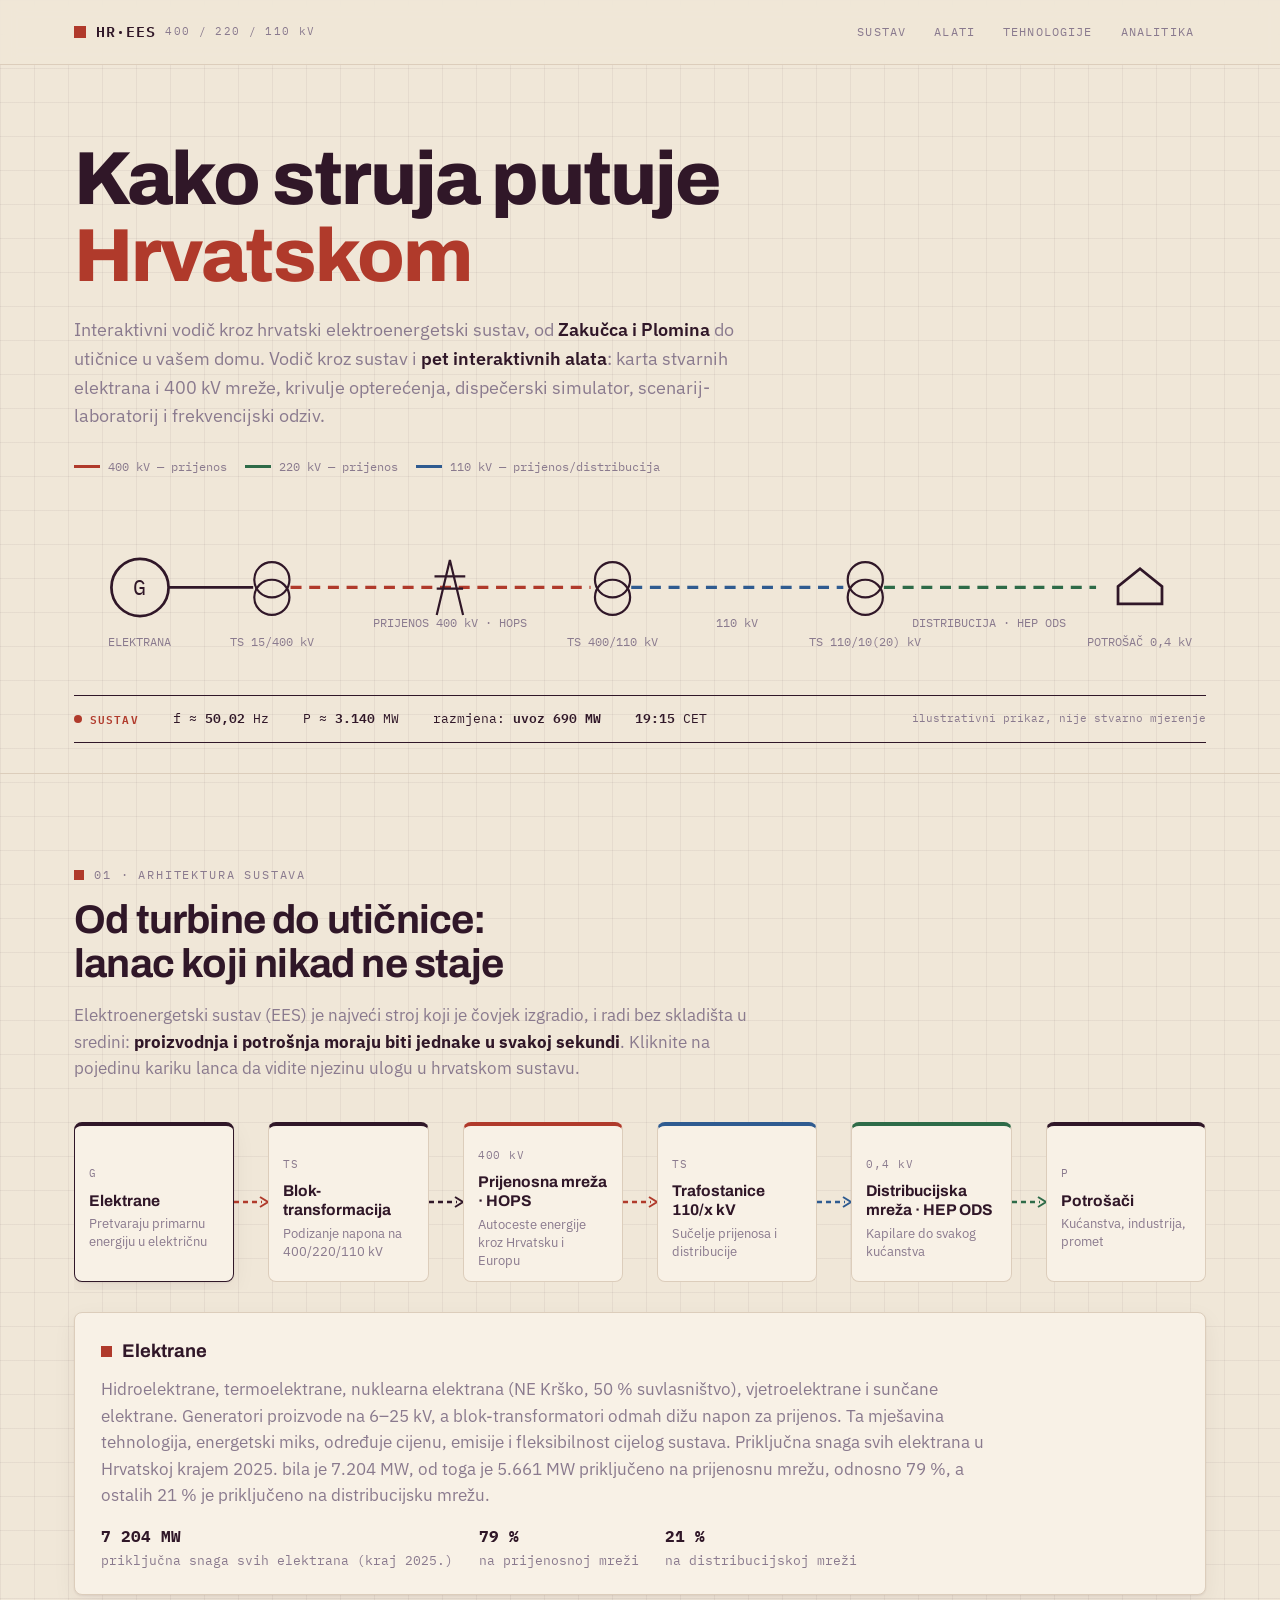
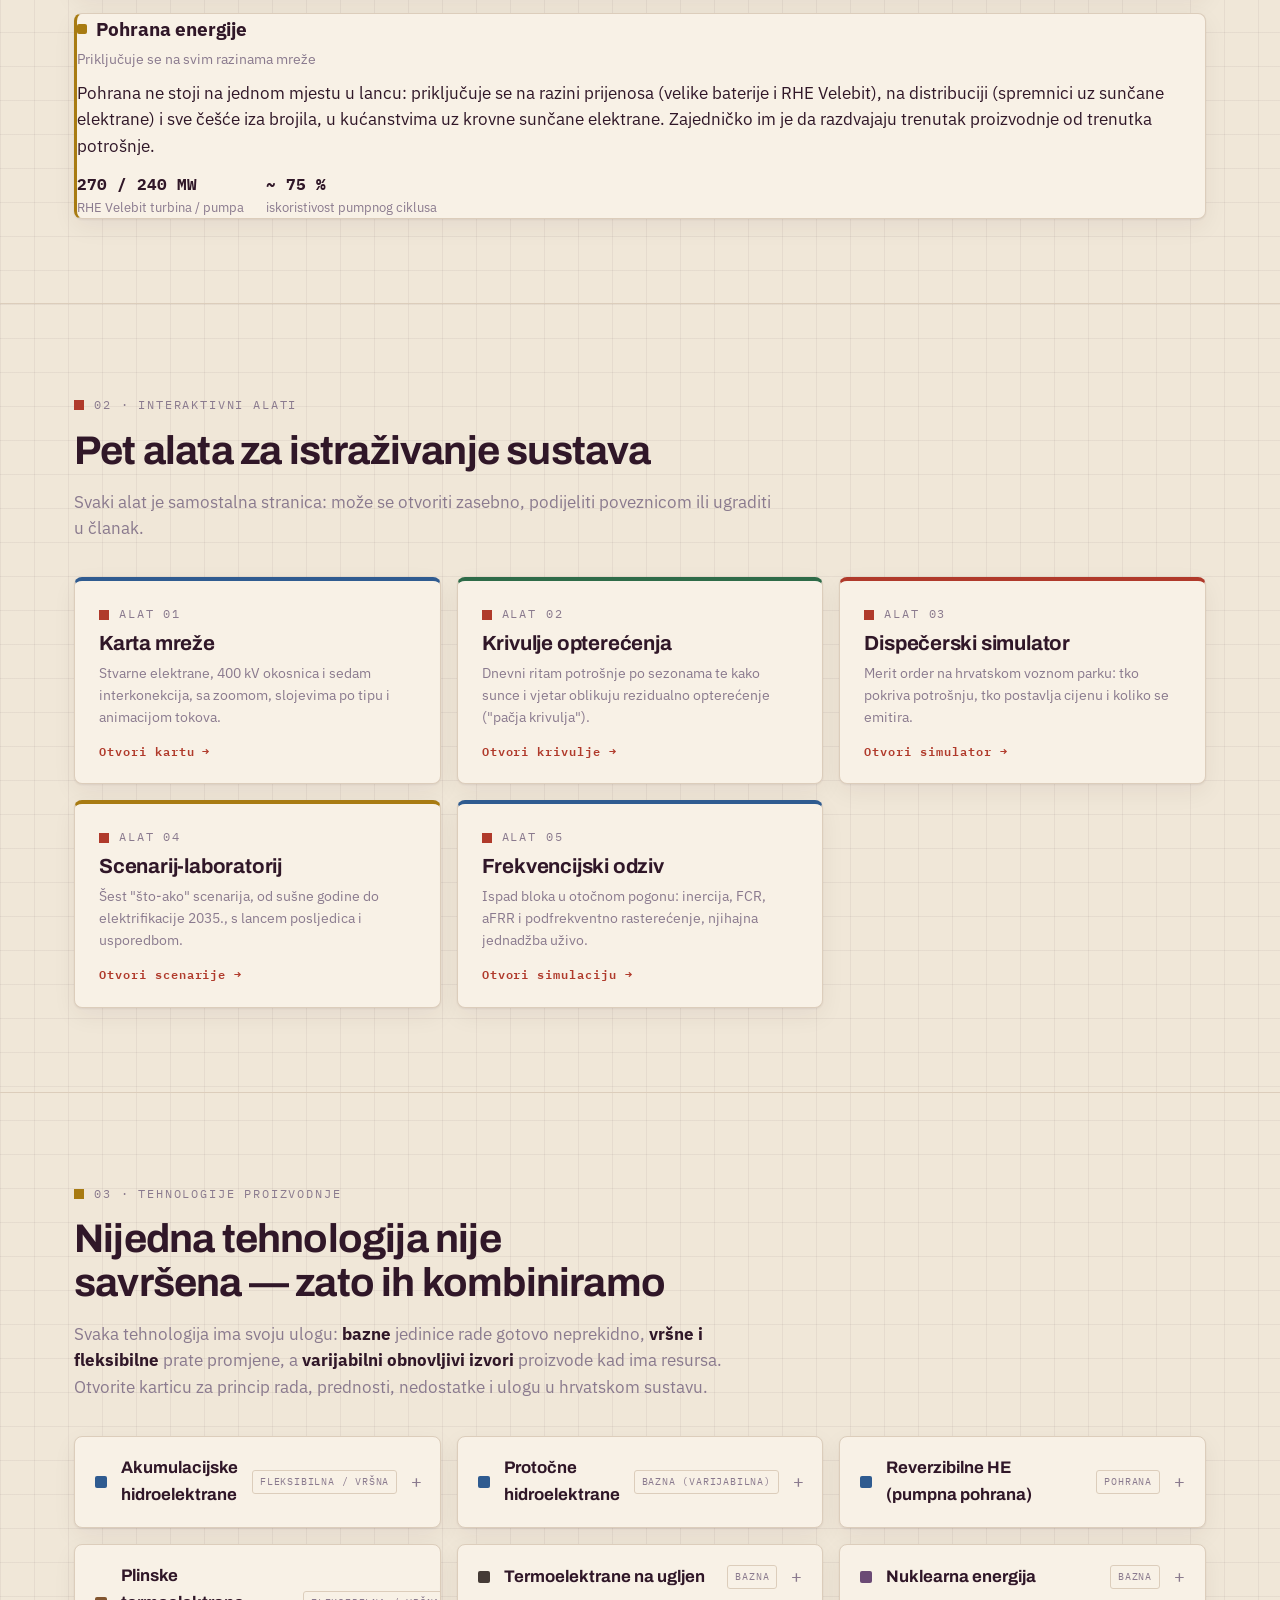
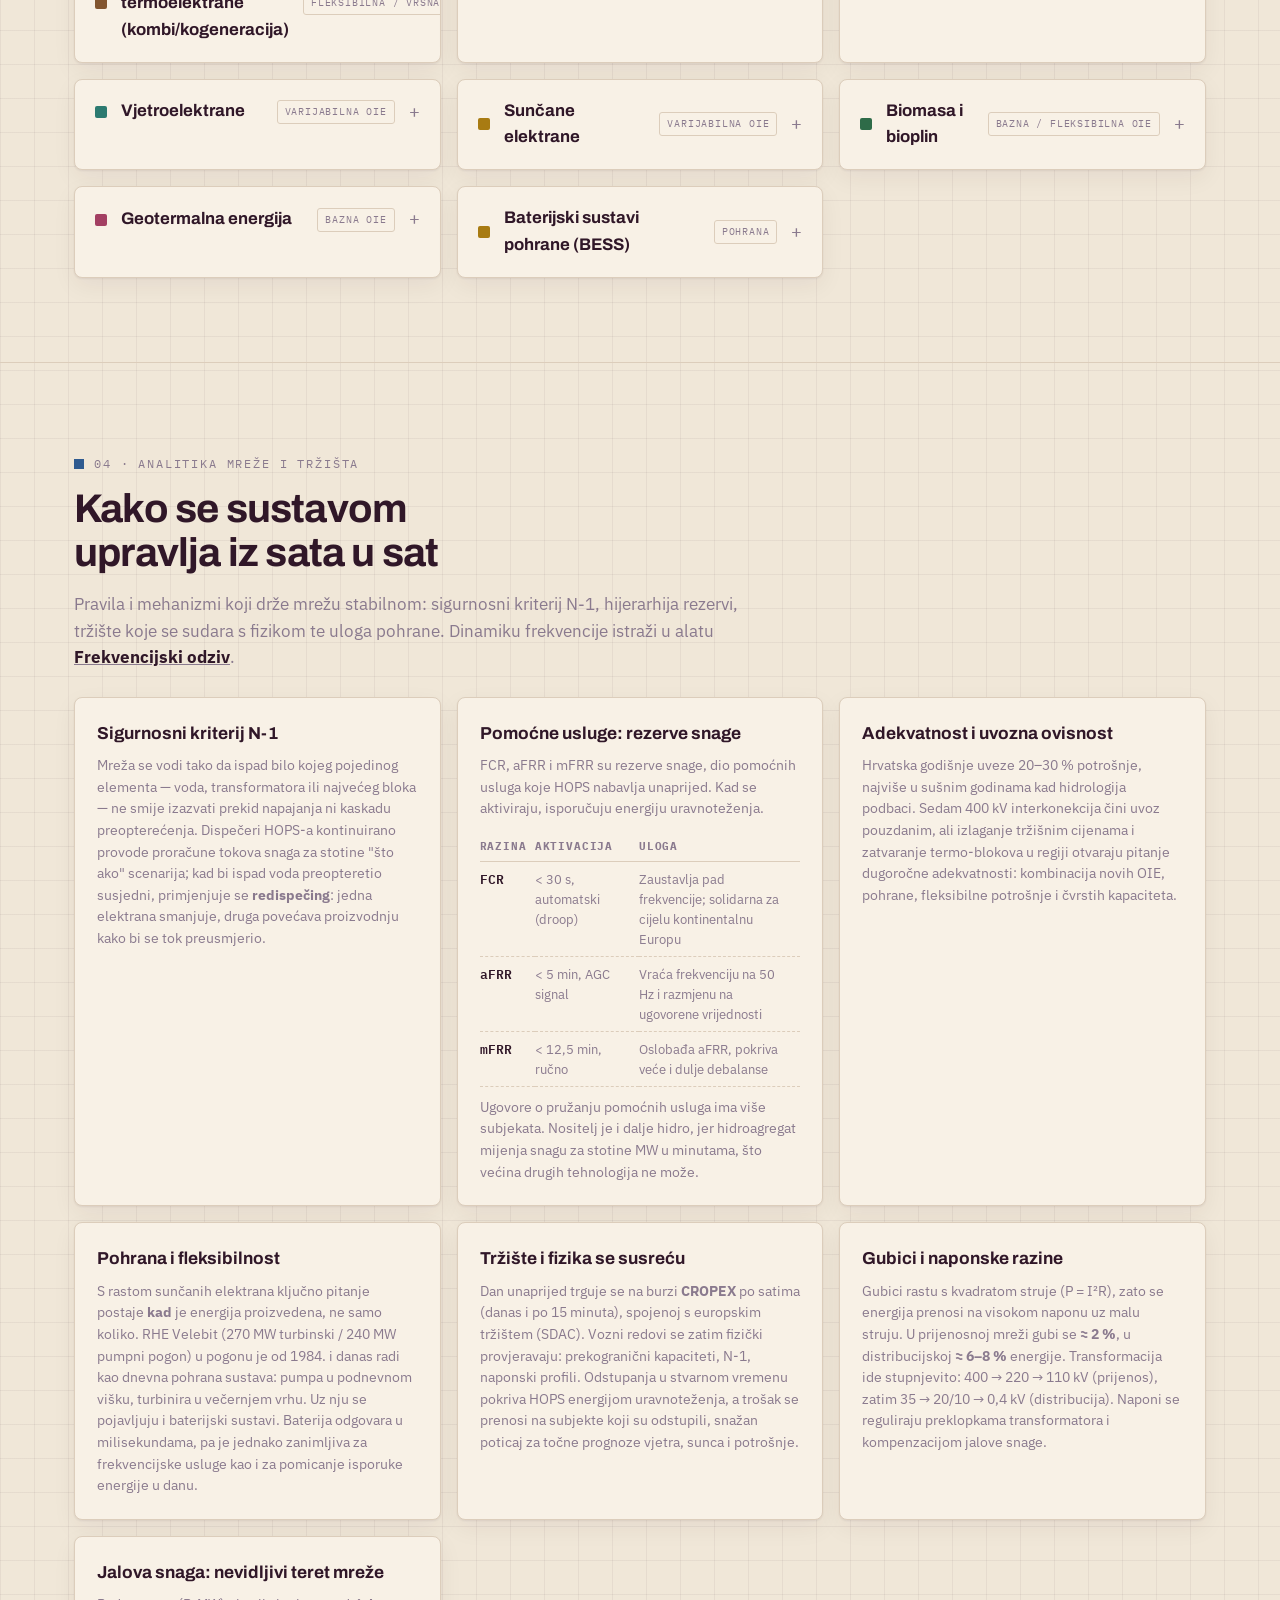
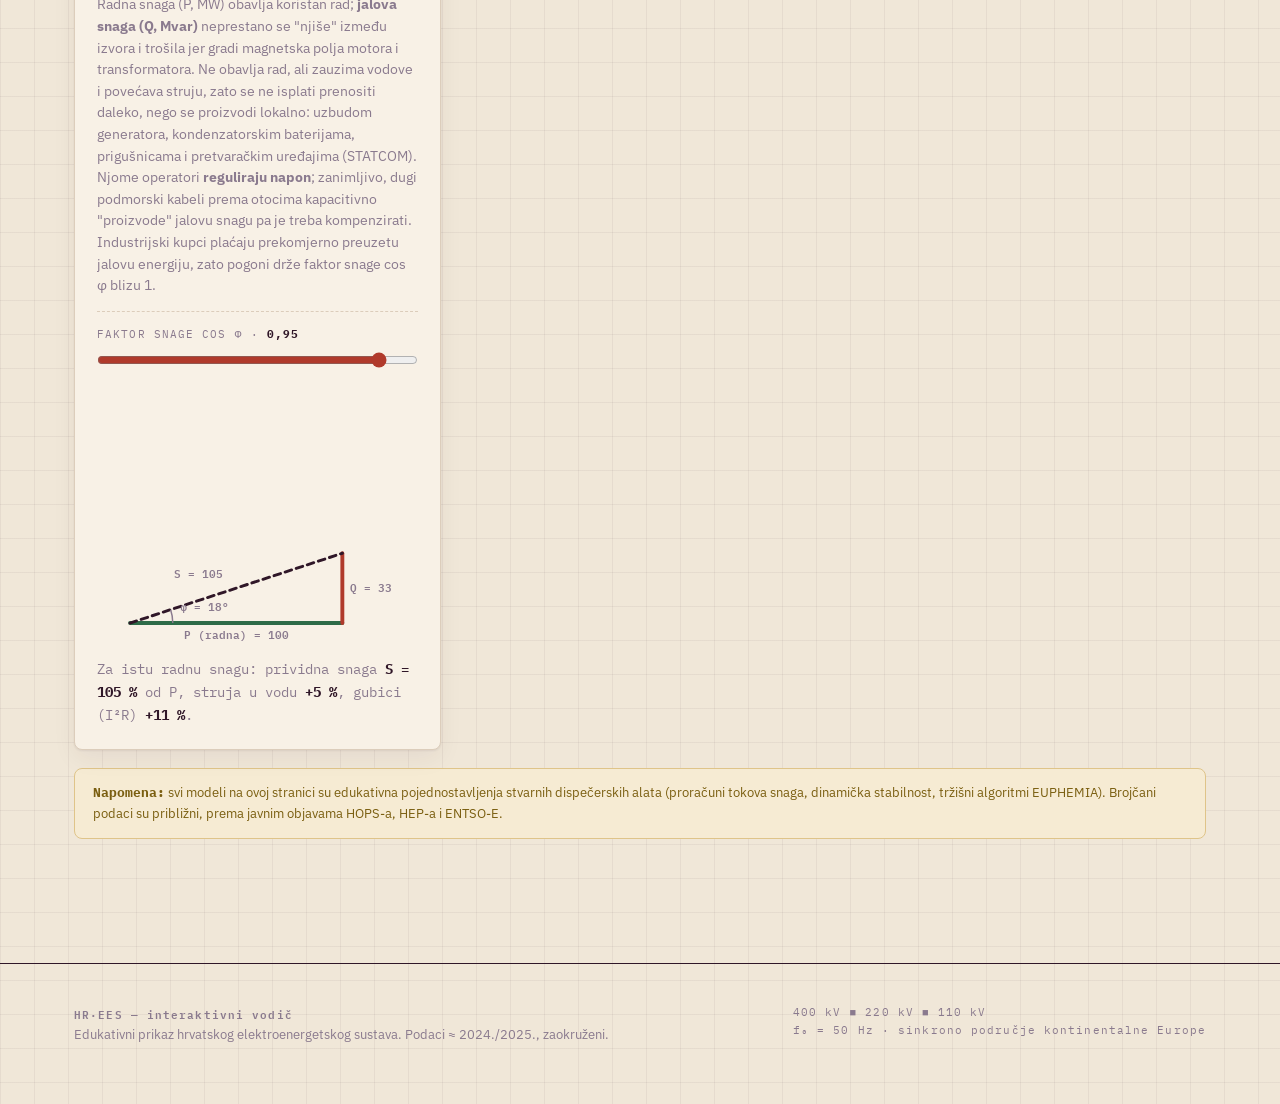
<file: index.html>
<!DOCTYPE html>
<html lang="hr">
<head>
<meta charset="UTF-8">
<meta name="viewport" content="width=device-width, initial-scale=1.0">
<title>Hrvatski elektroenergetski sustav — interaktivni vodič</title>
<meta name="description" content="Edukativni vodič kroz hrvatski elektroenergetski sustav s pet interaktivnih alata: karta elektrana i mreže, krivulje opterećenja, dispečerski simulator, scenariji i frekvencijski odziv.">
<link rel="preconnect" href="https://fonts.googleapis.com">
<link rel="preconnect" href="https://fonts.gstatic.com" crossorigin>
<link href="https://fonts.googleapis.com/css2?family=Archivo:wght@500;600;700;800&family=IBM+Plex+Sans:ital,wght@0,400;0,500;0,600;1,400&family=IBM+Plex+Mono:wght@400;500;600&display=swap" rel="stylesheet">
<link rel="stylesheet" href="assets/style.css">
</head>
<body>
<header>
  <div class="wrap head-in">
    <a class="logo" href="#top"><span class="sq"></span>HR·EES <small>400 / 220 / 110 kV</small></a>
    <nav aria-label="Glavna navigacija">
      <a href="#sustav">Sustav</a>
      <a href="#alati">Alati</a>
      <a href="#tehnologije">Tehnologije</a>
      <a href="#analitika">Analitika</a>
    </nav>
  </div>
</header>

<div class="hero wrap" id="top">
  <h1>Kako struja putuje <em>Hrvatskom</em></h1>
  <p class="sub">Interaktivni vodič kroz hrvatski elektroenergetski sustav, od <strong>Zakučca i Plomina</strong> do utičnice u vašem domu. Vodič kroz sustav i <strong>pet interaktivnih alata</strong>: karta stvarnih elektrana i 400 kV mreže, krivulje opterećenja, dispečerski simulator, scenarij-laboratorij i frekvencijski odziv.</p>
  <div class="kv-key" aria-hidden="true">
    <span><i style="background:var(--kv400)"></i>400 kV — prijenos</span>
    <span><i style="background:var(--kv220)"></i>220 kV — prijenos</span>
    <span><i style="background:var(--kv110)"></i>110 kV — prijenos/distribucija</span>
  </div>

  <!-- animirana jednopolna shema: elektrana → transformacija → prijenos → distribucija → potrošač -->
  <svg class="flow-svg" viewBox="0 0 1030 130" role="img" aria-label="Shema toka energije od elektrane do potrošača">
    <!-- generator -->
    <circle cx="60" cy="65" r="26" fill="none" stroke="var(--ink)" stroke-width="2.5"/>
    <text x="60" y="72" text-anchor="middle" font-family="IBM Plex Mono" font-size="20" fill="var(--ink)">G</text>
    <text x="60" y="118" text-anchor="middle" class="ax">ELEKTRANA</text>
    <!-- blok transformator -->
    <circle cx="180" cy="58" r="16" fill="none" stroke="var(--ink)" stroke-width="2"/>
    <circle cx="180" cy="74" r="16" fill="none" stroke="var(--ink)" stroke-width="2"/>
    <text x="180" y="118" text-anchor="middle" class="ax">TS 15/400 kV</text>
    <line x1="86" y1="65" x2="163" y2="65" stroke="var(--ink)" stroke-width="2.5"/>
    <!-- 400 kV vod (stup) -->
    <g stroke="var(--kv400)" stroke-width="3">
      <line class="fl" x1="197" y1="65" x2="470" y2="65" stroke-dasharray="10 7"/>
    </g>
    <g stroke="var(--ink)" stroke-width="2" fill="none">
      <path d="M330 90 L342 40 L354 90 M328 55 h28 M330 66 h24"/>
    </g>
    <text x="342" y="101" text-anchor="middle" class="ax">PRIJENOS 400 kV · HOPS</text>
    <!-- TS 400/110 -->
    <circle cx="490" cy="58" r="16" fill="none" stroke="var(--ink)" stroke-width="2"/>
    <circle cx="490" cy="74" r="16" fill="none" stroke="var(--ink)" stroke-width="2"/>
    <text x="490" y="118" text-anchor="middle" class="ax">TS 400/110 kV</text>
    <!-- 110 kV -->
    <line class="fl" x1="507" y1="65" x2="700" y2="65" stroke="var(--kv110)" stroke-width="3" stroke-dasharray="10 7"/>
    <text x="603" y="101" text-anchor="middle" class="ax">110 kV</text>
    <!-- TS 110/10 -->
    <circle cx="720" cy="58" r="16" fill="none" stroke="var(--ink)" stroke-width="2"/>
    <circle cx="720" cy="74" r="16" fill="none" stroke="var(--ink)" stroke-width="2"/>
    <text x="720" y="118" text-anchor="middle" class="ax">TS 110/10(20) kV</text>
    <!-- distribucija -->
    <line class="fl" x1="737" y1="65" x2="930" y2="65" stroke="var(--kv220)" stroke-width="3" stroke-dasharray="10 7"/>
    <text x="833" y="101" text-anchor="middle" class="ax">DISTRIBUCIJA · HEP ODS</text>
    <!-- kuća -->
    <g stroke="var(--ink)" stroke-width="2.5" fill="none">
      <path d="M950 80 v-16 l20 -16 20 16 v16 z"/>
    </g>
    <text x="970" y="118" text-anchor="middle" class="ax">POTROŠAČ 0,4 kV</text>
    <style>.fl{animation:flow 1.15s linear infinite}</style>
  </svg>

  <div class="ticker" role="status">
    <span class="live"><span class="dot"></span>SUSTAV</span>
    <span>f ≈ <b id="tkF">50,00</b> Hz</span>
    <span>P ≈ <b id="tkP">2 480</b> MW</span>
    <span>razmjena: <b id="tkX">uvoz 410 MW</b></span>
    <span><b id="tkT">--:--</b> CET</span>
    <small id="tkNota">ilustrativni prikaz, nije stvarno mjerenje</small>
  </div>
</div>
<!-- ============ 01 · ŠTO ČINI SUSTAV ============ -->
<section id="sustav" style="--acc:var(--kv400)">
  <div class="wrap">
    <div class="eyebrow">01 · Arhitektura sustava</div>
    <h2>Od turbine do utičnice: lanac koji nikad ne staje</h2>
    <p class="lead">Elektroenergetski sustav (EES) je najveći stroj koji je čovjek izgradio, i radi bez skladišta u sredini: <strong>proizvodnja i potrošnja moraju biti jednake u svakoj sekundi</strong>. Kliknite na pojedinu kariku lanca da vidite njezinu ulogu u hrvatskom sustavu.</p>

    <div class="chain" id="chain" role="tablist" aria-label="Komponente sustava"></div>
    <div class="chain-detail card" id="chainDetail"></div>
    <div id="storageBox" class="storage-wrap"></div>
  </div>
</section>

<!-- ============ 02 · ALATI ============ -->
<section id="alati" style="--acc:var(--kv400)">
  <div class="wrap">
    <div class="eyebrow">02 · Interaktivni alati</div>
    <h2>Pet alata za istraživanje sustava</h2>
    <p class="lead">Svaki alat je samostalna stranica: može se otvoriti zasebno, podijeliti poveznicom ili ugraditi u članak.</p>
    <div class="tools-grid">
      <a class="tool-card card" href="alat-karta.html" style="--tc:var(--kv110)">
        <div class="eyebrow">Alat 01</div><h3>Karta mreže</h3>
        <p>Stvarne elektrane, 400 kV okosnica i sedam interkonekcija, sa zoomom, slojevima po tipu i animacijom tokova.</p>
        <span class="go">Otvori kartu →</span>
      </a>
      <a class="tool-card card" href="alat-opterecenje.html" style="--tc:var(--kv220)">
        <div class="eyebrow">Alat 02</div><h3>Krivulje opterećenja</h3>
        <p>Dnevni ritam potrošnje po sezonama te kako sunce i vjetar oblikuju rezidualno opterećenje ("pačja krivulja").</p>
        <span class="go">Otvori krivulje →</span>
      </a>
      <a class="tool-card card" href="alat-simulator.html" style="--tc:var(--kv400)">
        <div class="eyebrow">Alat 03</div><h3>Dispečerski simulator</h3>
        <p>Merit order na hrvatskom voznom parku: tko pokriva potrošnju, tko postavlja cijenu i koliko se emitira.</p>
        <span class="go">Otvori simulator →</span>
      </a>
      <a class="tool-card card" href="alat-scenariji.html" style="--tc:var(--amber)">
        <div class="eyebrow">Alat 04</div><h3>Scenarij-laboratorij</h3>
        <p>Šest "što-ako" scenarija, od sušne godine do elektrifikacije 2035., s lancem posljedica i usporedbom.</p>
        <span class="go">Otvori scenarije →</span>
      </a>
      <a class="tool-card card" href="alat-frekvencija.html" style="--tc:var(--kv110)">
        <div class="eyebrow">Alat 05</div><h3>Frekvencijski odziv</h3>
        <p>Ispad bloka u otočnom pogonu: inercija, FCR, aFRR i podfrekventno rasterećenje, njihajna jednadžba uživo.</p>
        <span class="go">Otvori simulaciju →</span>
      </a>
    </div>
  </div>
</section>

<!-- ============ 04 · TEHNOLOGIJE ============ -->
<section id="tehnologije" style="--acc:var(--c-sunce)">
  <div class="wrap">
    <div class="eyebrow">03 · Tehnologije proizvodnje</div>
    <h2>Nijedna tehnologija nije savršena — zato ih kombiniramo</h2>
    <p class="lead">Svaka tehnologija ima svoju ulogu: <strong>bazne</strong> jedinice rade gotovo neprekidno, <strong>vršne i fleksibilne</strong> prate promjene, a <strong>varijabilni obnovljivi izvori</strong> proizvode kad ima resursa. Otvorite karticu za princip rada, prednosti, nedostatke i ulogu u hrvatskom sustavu.</p>
    <div class="tech-grid" id="techGrid"></div>
  </div>
</section>

<!-- ============ 04 · ANALITIKA ============ -->
<section id="analitika" style="--acc:var(--kv110)">
  <div class="wrap">
    <div class="eyebrow">04 · Analitika mreže i tržišta</div>
    <h2>Kako se sustavom upravlja iz sata u sat</h2>
    <p class="lead">Pravila i mehanizmi koji drže mrežu stabilnom: sigurnosni kriterij N-1, hijerarhija rezervi, tržište koje se sudara s fizikom te uloga pohrane. Dinamiku frekvencije istraži u alatu <a href="alat-frekvencija.html"><strong>Frekvencijski odziv</strong></a>.</p>
<div class="ana-grid">
      <div class="card ana">
        <h3>Sigurnosni kriterij N-1</h3>
        <p>Mreža se vodi tako da ispad bilo kojeg pojedinog elementa — voda, transformatora ili najvećeg bloka — ne smije izazvati prekid napajanja ni kaskadu preopterećenja. Dispečeri HOPS-a kontinuirano provode proračune tokova snaga za stotine "što ako" scenarija; kad bi ispad voda preopteretio susjedni, primjenjuje se <b>redispečing</b>: jedna elektrana smanjuje, druga povećava proizvodnju kako bi se tok preusmjerio.</p>
      </div>
      <div class="card ana">
        <h3>Pomoćne usluge: rezerve snage</h3>
        <p>FCR, aFRR i mFRR su rezerve snage, dio pomoćnih usluga koje HOPS nabavlja unaprijed. Kad se aktiviraju, isporučuju energiju uravnoteženja.</p>
        <table>
          <tr><th>Razina</th><th>Aktivacija</th><th>Uloga</th></tr>
          <tr><td>FCR</td><td>&lt; 30 s, automatski (droop)</td><td>Zaustavlja pad frekvencije; solidarna za cijelu kontinentalnu Europu</td></tr>
          <tr><td>aFRR</td><td>&lt; 5 min, AGC signal</td><td>Vraća frekvenciju na 50 Hz i razmjenu na ugovorene vrijednosti</td></tr>
          <tr><td>mFRR</td><td>&lt; 12,5 min, ručno</td><td>Oslobađa aFRR, pokriva veće i dulje debalanse</td></tr>
        </table>
        <p style="margin-top:10px">Ugovore o pružanju pomoćnih usluga ima više subjekata. Nositelj je i dalje hidro, jer hidroagregat mijenja snagu za stotine MW u minutama, što većina drugih tehnologija ne može.</p>
      </div>
      <div class="card ana">
        <h3>Adekvatnost i uvozna ovisnost</h3>
        <p>Hrvatska godišnje uveze 20–30 % potrošnje, najviše u sušnim godinama kad hidrologija podbaci. Sedam 400 kV interkonekcija čini uvoz pouzdanim, ali izlaganje tržišnim cijenama i zatvaranje termo-blokova u regiji otvaraju pitanje dugoročne adekvatnosti: kombinacija novih OIE, pohrane, fleksibilne potrošnje i čvrstih kapaciteta.</p>
      </div>
      <div class="card ana">
        <h3>Pohrana i fleksibilnost</h3>
        <p>S rastom sunčanih elektrana ključno pitanje postaje <b>kad</b> je energija proizvedena, ne samo koliko. RHE Velebit (270 MW turbinski / 240 MW pumpni pogon) u pogonu je od 1984. i danas radi kao dnevna pohrana sustava: pumpa u podnevnom višku, turbinira u večernjem vrhu. Uz nju se pojavljuju i baterijski sustavi. Baterija odgovara u milisekundama, pa je jednako zanimljiva za frekvencijske usluge kao i za pomicanje isporuke energije u danu.</p>
      </div>
      <div class="card ana">
        <h3>Tržište i fizika se susreću</h3>
        <p>Dan unaprijed trguje se na burzi <b>CROPEX</b> po satima (danas i po 15 minuta), spojenoj s europskim tržištem (SDAC). Vozni redovi se zatim fizički provjeravaju: prekogranični kapaciteti, N-1, naponski profili. Odstupanja u stvarnom vremenu pokriva HOPS energijom uravnoteženja, a trošak se prenosi na subjekte koji su odstupili, snažan poticaj za točne prognoze vjetra, sunca i potrošnje.</p>
      </div>
      <div class="card ana">
        <h3>Gubici i naponske razine</h3>
        <p>Gubici rastu s kvadratom struje (P = I²R), zato se energija prenosi na visokom naponu uz malu struju. U prijenosnoj mreži gubi se <b>≈ 2 %</b>, u distribucijskoj <b>≈ 6–8 %</b> energije. Transformacija ide stupnjevito: 400 → 220 → 110 kV (prijenos), zatim 35 → 20/10 → 0,4 kV (distribucija). Naponi se reguliraju preklopkama transformatora i kompenzacijom jalove snage.</p>
      </div>
      <div class="card ana">
        <h3>Jalova snaga: nevidljivi teret mreže</h3>
        <p>Radna snaga (P, MW) obavlja koristan rad; <b>jalova snaga (Q, Mvar)</b> neprestano se "njiše" između izvora i trošila jer gradi magnetska polja motora i transformatora. Ne obavlja rad, ali zauzima vodove i povećava struju, zato se ne isplati prenositi daleko, nego se proizvodi lokalno: uzbudom generatora, kondenzatorskim baterijama, prigušnicama i pretvaračkim uređajima (STATCOM). Njome operatori <b>reguliraju napon</b>; zanimljivo, dugi podmorski kabeli prema otocima kapacitivno "proizvode" jalovu snagu pa je treba kompenzirati. Industrijski kupci plaćaju prekomjerno preuzetu jalovu energiju, zato pogoni drže faktor snage cos φ blizu 1.</p>
        <div class="pf-widget">
          <label>Faktor snage cos φ · <b id="pfVal">0,95</b></label>
          <input type="range" id="pfR" min="50" max="100" step="1" value="95">
          <svg id="pfSvg" viewBox="0 0 330 274" role="img" aria-label="Trokut snaga: radna, jalova i prividna snaga"></svg>
          <p class="pf-out" id="pfOut"></p>
        </div>
      </div>
</div>

    <div class="warn"><b>Napomena:</b> svi modeli na ovoj stranici su edukativna pojednostavljenja stvarnih dispečerskih alata (proračuni tokova snaga, dinamička stabilnost, tržišni algoritmi EUPHEMIA). Brojčani podaci su približni, prema javnim objavama HOPS-a, HEP-a i ENTSO-E.</div>
  </div>
</section>

<footer>
  <div class="wrap f-in">
    <div>
      <span class="mono" style="font-weight:600">HR·EES — interaktivni vodič</span><br>
      Edukativni prikaz hrvatskog elektroenergetskog sustava. Podaci ≈ 2024./2025., zaokruženi.
    </div>
    <div class="mono">400 kV ■ 220 kV ■ 110 kV<br>f₀ = 50 Hz · sinkrono područje kontinentalne Europe</div>
  </div>
</footer>
<script src="assets/app.js"></script>
</body>
</html>
</file>
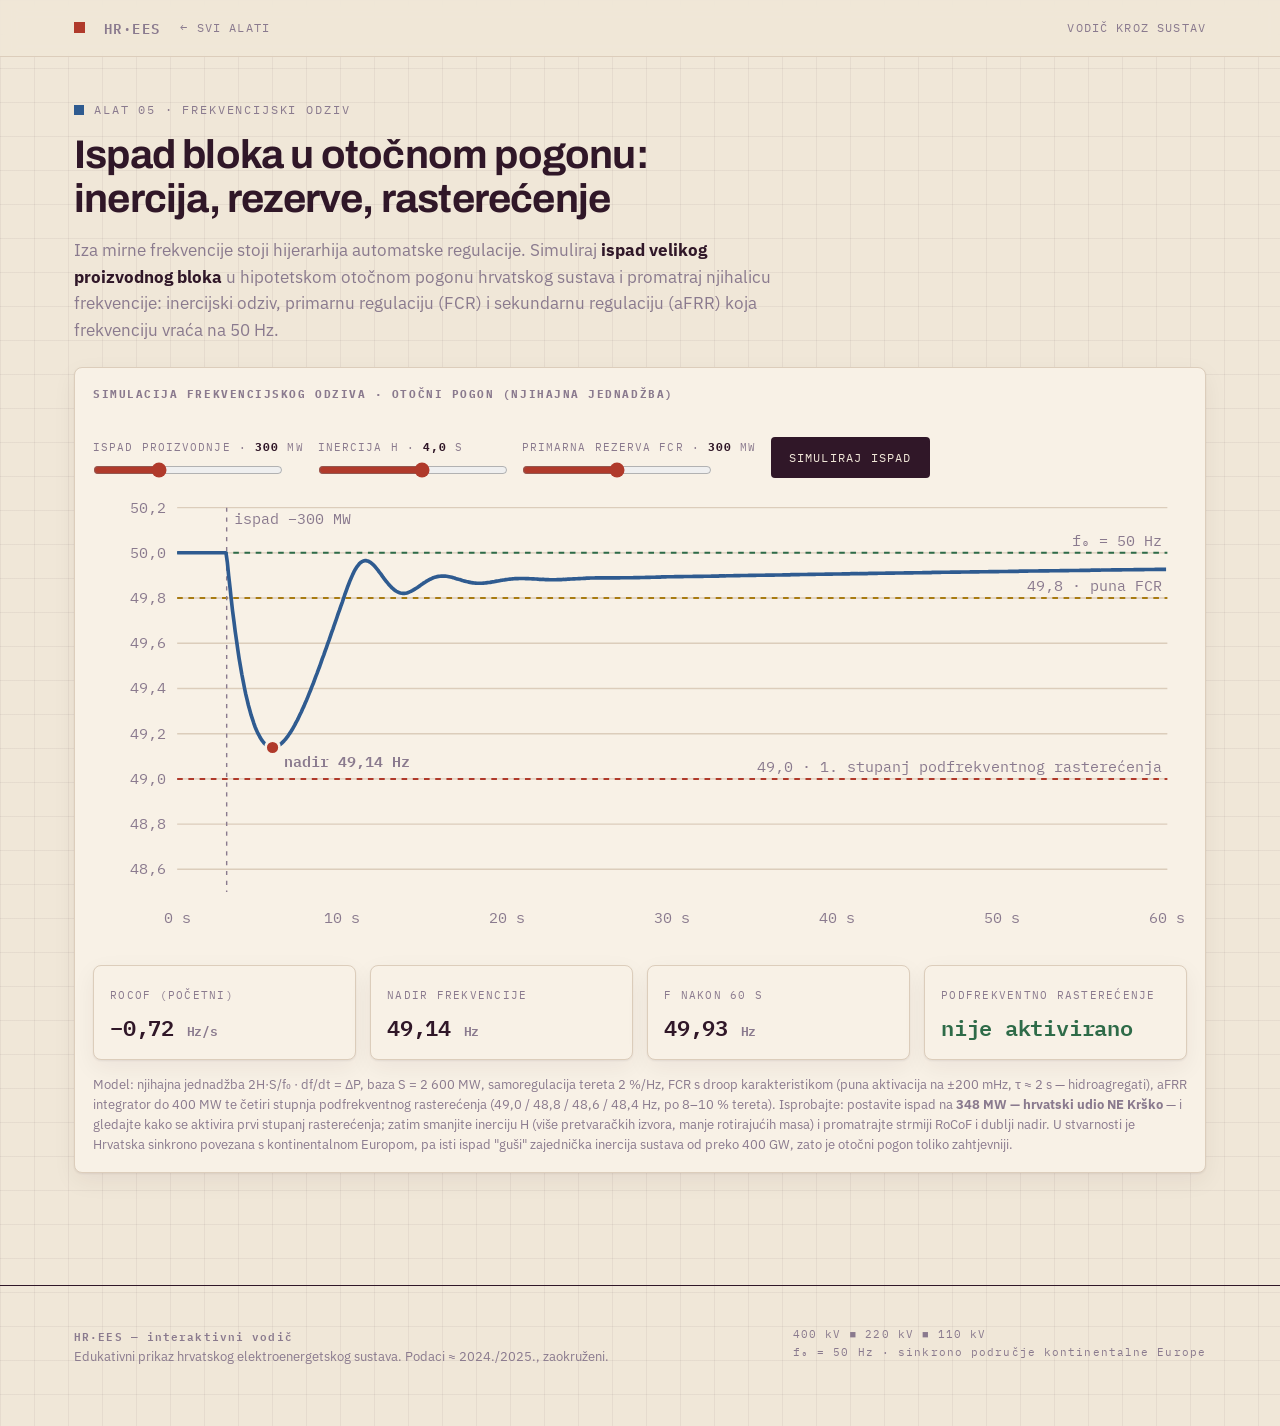
<file: alat-frekvencija.html>
<!DOCTYPE html>
<html lang="hr">
<head>
<meta charset="UTF-8">
<meta name="viewport" content="width=device-width, initial-scale=1.0">
<title>Frekvencijski odziv — HR·EES</title>
<meta name="description" content="Simulacija frekvencijskog odziva hrvatskog EES-a u otočnom pogonu: njihajna jednadžba, FCR, aFRR i podfrekventno rasterećenje.">
<link rel="preconnect" href="https://fonts.googleapis.com">
<link rel="preconnect" href="https://fonts.gstatic.com" crossorigin>
<link href="https://fonts.googleapis.com/css2?family=Archivo:wght@500;600;700;800&family=IBM+Plex+Sans:ital,wght@0,400;0,500;0,600;1,400&family=IBM+Plex+Mono:wght@400;500;600&display=swap" rel="stylesheet">
<link rel="stylesheet" href="assets/style.css">
</head>
<body class="tool-page">
<div class="backbar">
  <div class="wrap">
    <a class="logo" href="index.html"><span class="sq" style="width:11px;height:11px;background:var(--kv400);display:inline-block;margin-right:9px"></span>HR·EES</a>
    <a href="index.html#alati">← Svi alati</a>
    <a href="index.html" style="margin-left:auto">Vodič kroz sustav</a>
  </div>
</div>
<section id="frekvencija" style="--acc:var(--kv110)">
  <div class="wrap">
    <div class="eyebrow">Alat 05 · Frekvencijski odziv</div>
    <h2>Ispad bloka u otočnom pogonu: inercija, rezerve, rasterećenje</h2>
    <p class="lead">Iza mirne frekvencije stoji hijerarhija automatske regulacije. Simuliraj <strong>ispad velikog proizvodnog bloka</strong> u hipotetskom otočnom pogonu hrvatskog sustava i promatraj njihalicu frekvencije: inercijski odziv, primarnu regulaciju (FCR) i sekundarnu regulaciju (aFRR) koja frekvenciju vraća na 50 Hz.</p>
<div class="card freq-card">
      <h4>Simulacija frekvencijskog odziva · otočni pogon (njihajna jednadžba)</h4>
      <div class="ctrl-row" style="margin-top:6px">
        <div class="ctrl">
          <label>Ispad proizvodnje · <b id="fLossV">300</b> MW</label>
          <input type="range" id="fLoss" min="100" max="700" step="2" value="300">
        </div>
        <div class="ctrl">
          <label>Inercija H · <b id="fHV">4,0</b> s</label>
          <input type="range" id="fH" min="1.5" max="6" step="0.1" value="4">
        </div>
        <div class="ctrl">
          <label>Primarna rezerva FCR · <b id="fFcrV">300</b> MW</label>
          <input type="range" id="fFcr" min="100" max="500" step="10" value="300">
        </div>
        <div class="ctrl">
          <label style="visibility:hidden">.</label>
          <button class="btn" id="fRun">Simuliraj ispad</button>
        </div>
      </div>
      <svg id="freqChart" viewBox="0 0 780 320" style="margin-top:10px"></svg>
      <div class="stat-row">
        <div class="card stat"><small>RoCoF (početni)</small><b id="fRocof">— <u>Hz/s</u></b></div>
        <div class="card stat"><small>Nadir frekvencije</small><b id="fNadir">— <u>Hz</u></b></div>
        <div class="card stat"><small>f nakon 60 s</small><b id="fEnd">— <u>Hz</u></b></div>
        <div class="card stat"><small>Podfrekventno rasterećenje</small><b id="fUfls">—</b></div>
      </div>
      <p style="font-size:12.5px;color:var(--muted);margin-top:14px">Model: njihajna jednadžba 2H·S/f₀ · df/dt = ΔP, baza S = 2 600 MW, samoregulacija tereta 2 %/Hz, FCR s droop karakteristikom (puna aktivacija na ±200 mHz, τ ≈ 2 s — hidroagregati), aFRR integrator do 400 MW te četiri stupnja podfrekventnog rasterećenja (49,0 / 48,8 / 48,6 / 48,4 Hz, po 8–10 % tereta). Isprobajte: postavite ispad na <b>348 MW — hrvatski udio NE Krško</b> — i gledajte kako se aktivira prvi stupanj rasterećenja; zatim smanjite inerciju H (više pretvaračkih izvora, manje rotirajućih masa) i promatrajte strmiji RoCoF i dublji nadir. U stvarnosti je Hrvatska sinkrono povezana s kontinentalnom Europom, pa isti ispad "guši" zajednička inercija sustava od preko 400 GW, zato je otočni pogon toliko zahtjevniji.</p>
    </div>
  </div>
</section>
<footer>
  <div class="wrap f-in">
    <div>
      <span class="mono" style="font-weight:600">HR·EES — interaktivni vodič</span><br>
      Edukativni prikaz hrvatskog elektroenergetskog sustava. Podaci ≈ 2024./2025., zaokruženi.
    </div>
    <div class="mono">400 kV ■ 220 kV ■ 110 kV<br>f₀ = 50 Hz · sinkrono područje kontinentalne Europe</div>
  </div>
</footer>
<script src="assets/app.js"></script>
</body>
</html>
</file>
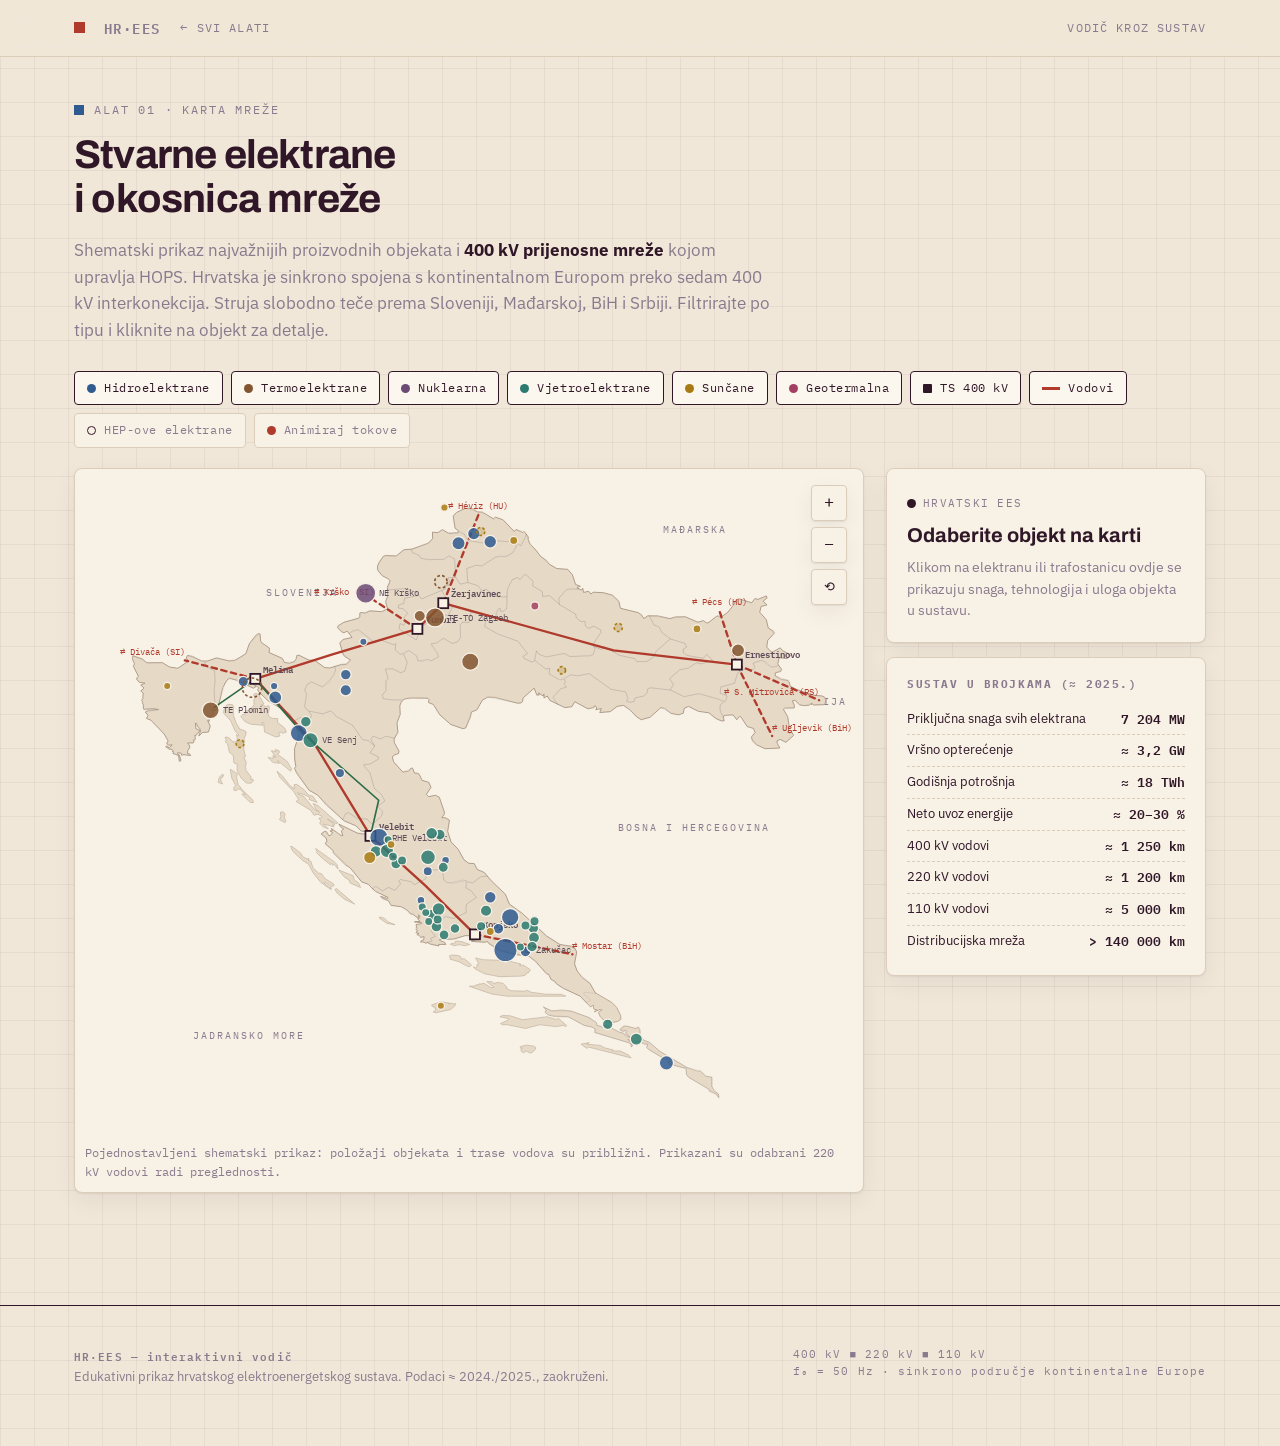
<file: alat-karta.html>
<!DOCTYPE html>
<html lang="hr">
<head>
<meta charset="UTF-8">
<meta name="viewport" content="width=device-width, initial-scale=1.0">
<title>Karta hrvatskog EES-a — HR·EES</title>
<meta name="description" content="Interaktivna shematska karta hrvatskog elektroenergetskog sustava: elektrane, 400 kV mreža i interkonekcije, sa zoomom i slojevima.">
<link rel="preconnect" href="https://fonts.googleapis.com">
<link rel="preconnect" href="https://fonts.gstatic.com" crossorigin>
<link href="https://fonts.googleapis.com/css2?family=Archivo:wght@500;600;700;800&family=IBM+Plex+Sans:ital,wght@0,400;0,500;0,600;1,400&family=IBM+Plex+Mono:wght@400;500;600&display=swap" rel="stylesheet">
<link rel="stylesheet" href="assets/style.css">
</head>
<body class="tool-page">
<div class="backbar">
  <div class="wrap">
    <a class="logo" href="index.html"><span class="sq" style="width:11px;height:11px;background:var(--kv400);display:inline-block;margin-right:9px"></span>HR·EES</a>
    <a href="index.html#alati">← Svi alati</a>
    <a href="index.html" style="margin-left:auto">Vodič kroz sustav</a>
  </div>
</div>
<!-- ============ 02 · KARTA ============ -->
<section id="karta" style="--acc:var(--kv110)">
  <div class="wrap">
    <div class="eyebrow">Alat 01 · Karta mreže</div>
    <h2>Stvarne elektrane i okosnica mreže</h2>
    <p class="lead">Shematski prikaz najvažnijih proizvodnih objekata i <strong>400 kV prijenosne mreže</strong> kojom upravlja HOPS. Hrvatska je sinkrono spojena s kontinentalnom Europom preko sedam 400 kV interkonekcija. Struja slobodno teče prema Sloveniji, Mađarskoj, BiH i Srbiji. Filtrirajte po tipu i kliknite na objekt za detalje.</p>

    <div class="chips" id="mapChips"></div>

    <div class="map-grid">
      <div class="card map-box">
        <svg id="mapSvg" viewBox="0 0 850 720" role="img" aria-label="Shematska karta hrvatskog elektroenergetskog sustava"></svg>
        <div class="tip" id="mapTip"></div>
        <p class="foot-note">Pojednostavljeni shematski prikaz: položaji objekata i trase vodova su približni. Prikazani su odabrani 220 kV vodovi radi preglednosti.</p>
      </div>
      <div class="map-side">
        <div class="card map-detail" id="mapDetail">
          <span class="tag"><i></i>Hrvatski EES</span>
          <h3>Odaberite objekt na karti</h3>
          <p>Klikom na elektranu ili trafostanicu ovdje se prikazuju snaga, tehnologija i uloga objekta u sustavu.</p>
        </div>
        <div class="card map-stats">
          <h4>Sustav u brojkama (≈ 2025.)</h4>
          <ul>
            <li>Priključna snaga svih elektrana <b>7 204 MW</b></li>
            <li>Vršno opterećenje <b>≈ 3,2 GW</b></li>
            <li>Godišnja potrošnja <b>≈ 18 TWh</b></li>
            <li>Neto uvoz energije <b>≈ 20–30 %</b></li>
            <li>400 kV vodovi <b>≈ 1 250 km</b></li>
            <li>220 kV vodovi <b>≈ 1 200 km</b></li>
            <li>110 kV vodovi <b>≈ 5 000 km</b></li>
            <li>Distribucijska mreža <b>&gt; 140 000 km</b></li>
          </ul>
        </div>
      </div>
    </div>
  </div>
</section>
<footer>
  <div class="wrap f-in">
    <div>
      <span class="mono" style="font-weight:600">HR·EES — interaktivni vodič</span><br>
      Edukativni prikaz hrvatskog elektroenergetskog sustava. Podaci ≈ 2024./2025., zaokruženi.
    </div>
    <div class="mono">400 kV ■ 220 kV ■ 110 kV<br>f₀ = 50 Hz · sinkrono područje kontinentalne Europe</div>
  </div>
</footer>
<script src="assets/app.js"></script>
</body>
</html>
</file>
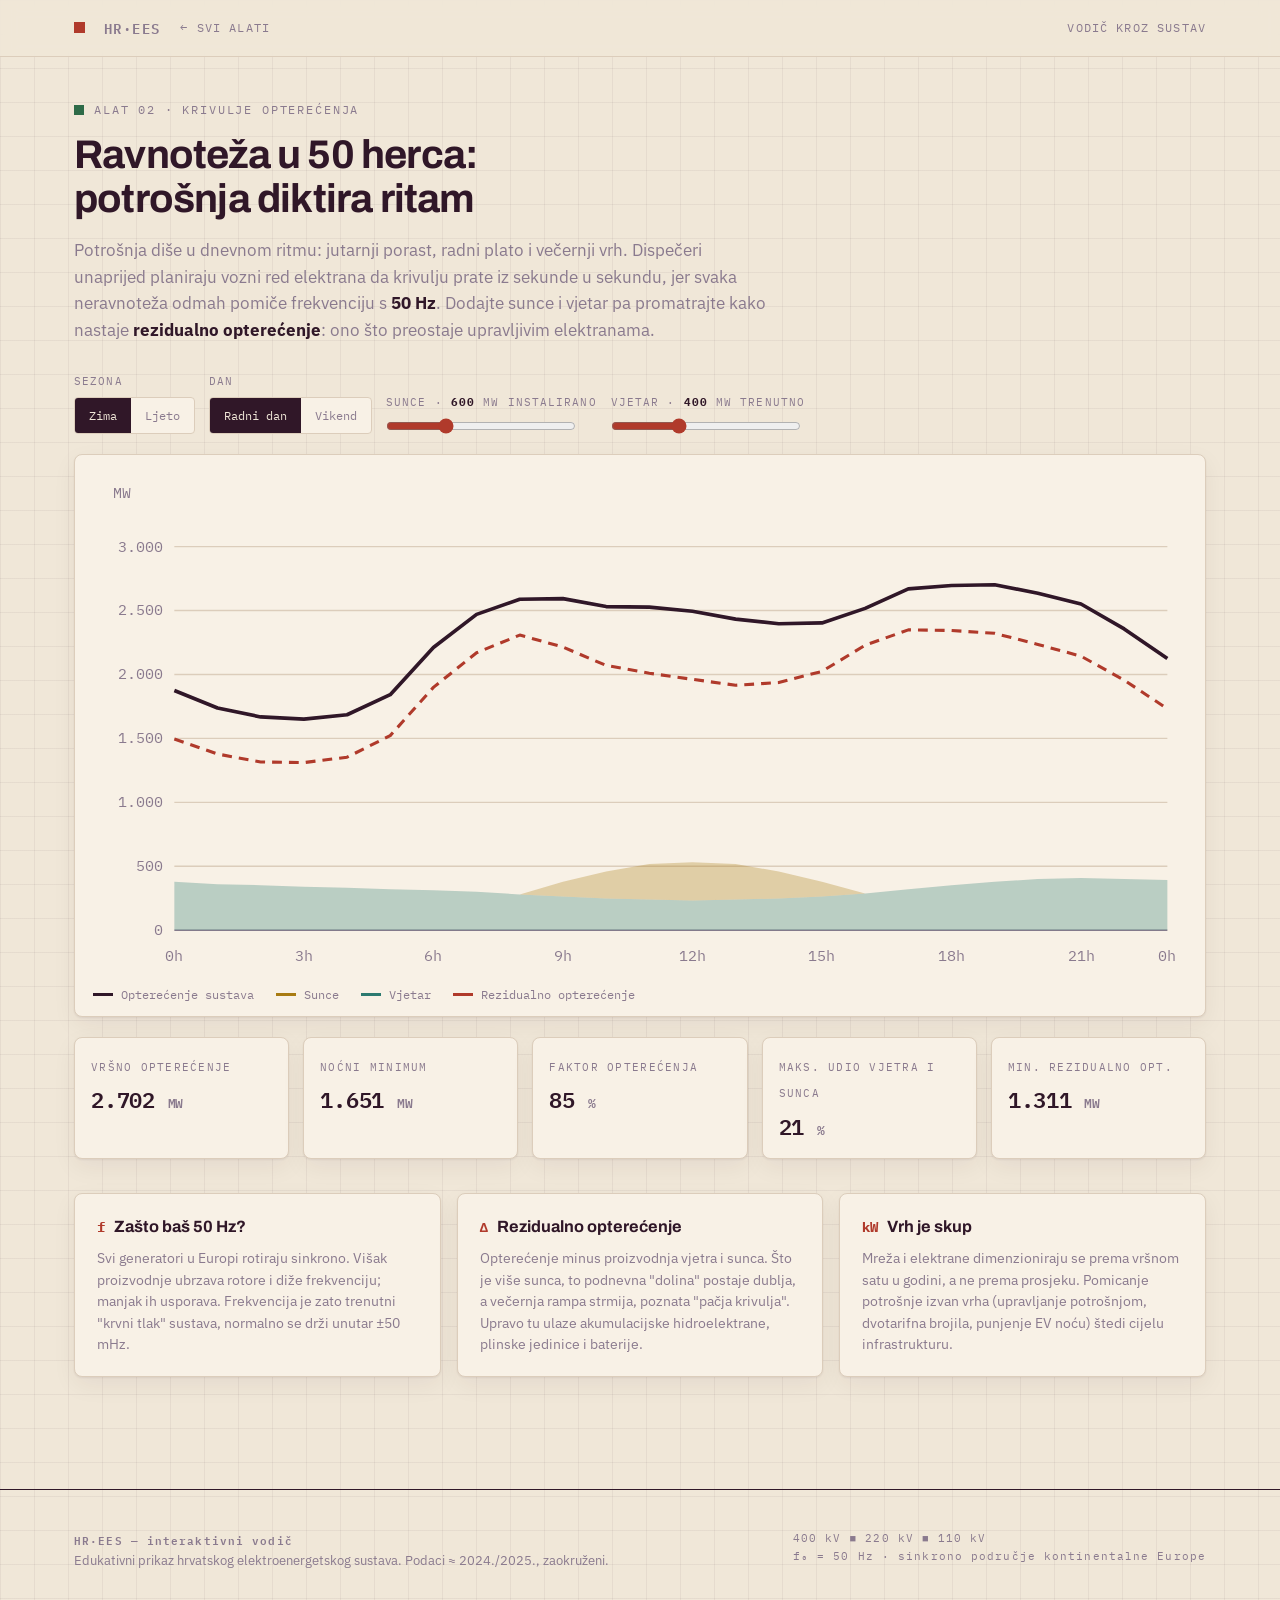
<file: alat-opterecenje.html>
<!DOCTYPE html>
<html lang="hr">
<head>
<meta charset="UTF-8">
<meta name="viewport" content="width=device-width, initial-scale=1.0">
<title>Krivulje opterećenja — HR·EES</title>
<meta name="description" content="Dnevne krivulje opterećenja hrvatskog EES-a po sezonama, s utjecajem sunca i vjetra na rezidualno opterećenje.">
<link rel="preconnect" href="https://fonts.googleapis.com">
<link rel="preconnect" href="https://fonts.gstatic.com" crossorigin>
<link href="https://fonts.googleapis.com/css2?family=Archivo:wght@500;600;700;800&family=IBM+Plex+Sans:ital,wght@0,400;0,500;0,600;1,400&family=IBM+Plex+Mono:wght@400;500;600&display=swap" rel="stylesheet">
<link rel="stylesheet" href="assets/style.css">
</head>
<body class="tool-page">
<div class="backbar">
  <div class="wrap">
    <a class="logo" href="index.html"><span class="sq" style="width:11px;height:11px;background:var(--kv400);display:inline-block;margin-right:9px"></span>HR·EES</a>
    <a href="index.html#alati">← Svi alati</a>
    <a href="index.html" style="margin-left:auto">Vodič kroz sustav</a>
  </div>
</div>
<!-- ============ 03 · OPTEREĆENJE ============ -->
<section id="opterecenje" style="--acc:var(--kv220)">
  <div class="wrap">
    <div class="eyebrow">Alat 02 · Krivulje opterećenja</div>
    <h2>Ravnoteža u 50 herca: potrošnja diktira ritam</h2>
    <p class="lead">Potrošnja diše u dnevnom ritmu: jutarnji porast, radni plato i večernji vrh. Dispečeri unaprijed planiraju vozni red elektrana da krivulju prate iz sekunde u sekundu, jer svaka neravnoteža odmah pomiče frekvenciju s <strong>50 Hz</strong>. Dodajte sunce i vjetar pa promatrajte kako nastaje <strong>rezidualno opterećenje</strong>: ono što preostaje upravljivim elektranama.</p>

    <div class="ctrl-row">
      <div class="ctrl">
        <label>Sezona</label>
        <div class="seg" id="segSeason">
          <button class="on" data-v="zima">Zima</button>
          <button data-v="ljeto">Ljeto</button>
        </div>
      </div>
      <div class="ctrl">
        <label>Dan</label>
        <div class="seg" id="segDay">
          <button class="on" data-v="radni">Radni dan</button>
          <button data-v="vikend">Vikend</button>
        </div>
      </div>
      <div class="ctrl">
        <label>Sunce · <b id="pvVal">600</b> MW instalirano</label>
        <input type="range" id="pvR" min="0" max="2000" step="50" value="600">
      </div>
      <div class="ctrl">
        <label>Vjetar · <b id="wVal">400</b> MW trenutno</label>
        <input type="range" id="wR" min="0" max="1160" step="20" value="400">
      </div>
    </div>

    <div class="card chart-card">
      <svg id="loadChart" viewBox="0 0 780 360"></svg>
      <div class="legend">
        <span><i style="background:var(--ink)"></i>Opterećenje sustava</span>
        <span><i style="background:var(--c-sunce)"></i>Sunce</span>
        <span><i style="background:var(--c-vjetar)"></i>Vjetar</span>
        <span><i style="background:var(--kv400);height:0;border-top:3px dashed var(--kv400)"></i>Rezidualno opterećenje</span>
      </div>
    </div>

    <div class="stat-row" id="loadStats"></div>

    <div class="note-grid">
      <div class="card note">
        <h4><span>f</span>Zašto baš 50 Hz?</h4>
        <p>Svi generatori u Europi rotiraju sinkrono. Višak proizvodnje ubrzava rotore i diže frekvenciju; manjak ih usporava. Frekvencija je zato trenutni "krvni tlak" sustava, normalno se drži unutar ±50 mHz.</p>
      </div>
      <div class="card note">
        <h4><span>Δ</span>Rezidualno opterećenje</h4>
        <p>Opterećenje minus proizvodnja vjetra i sunca. Što je više sunca, to podnevna "dolina" postaje dublja, a večernja rampa strmija, poznata "pačja krivulja". Upravo tu ulaze akumulacijske hidroelektrane, plinske jedinice i baterije.</p>
      </div>
      <div class="card note">
        <h4><span>kW</span>Vrh je skup</h4>
        <p>Mreža i elektrane dimenzioniraju se prema vršnom satu u godini, a ne prema prosjeku. Pomicanje potrošnje izvan vrha (upravljanje potrošnjom, dvotarifna brojila, punjenje EV noću) štedi cijelu infrastrukturu.</p>
      </div>
    </div>
  </div>
</section>
<footer>
  <div class="wrap f-in">
    <div>
      <span class="mono" style="font-weight:600">HR·EES — interaktivni vodič</span><br>
      Edukativni prikaz hrvatskog elektroenergetskog sustava. Podaci ≈ 2024./2025., zaokruženi.
    </div>
    <div class="mono">400 kV ■ 220 kV ■ 110 kV<br>f₀ = 50 Hz · sinkrono područje kontinentalne Europe</div>
  </div>
</footer>
<script src="assets/app.js"></script>
</body>
</html>
</file>
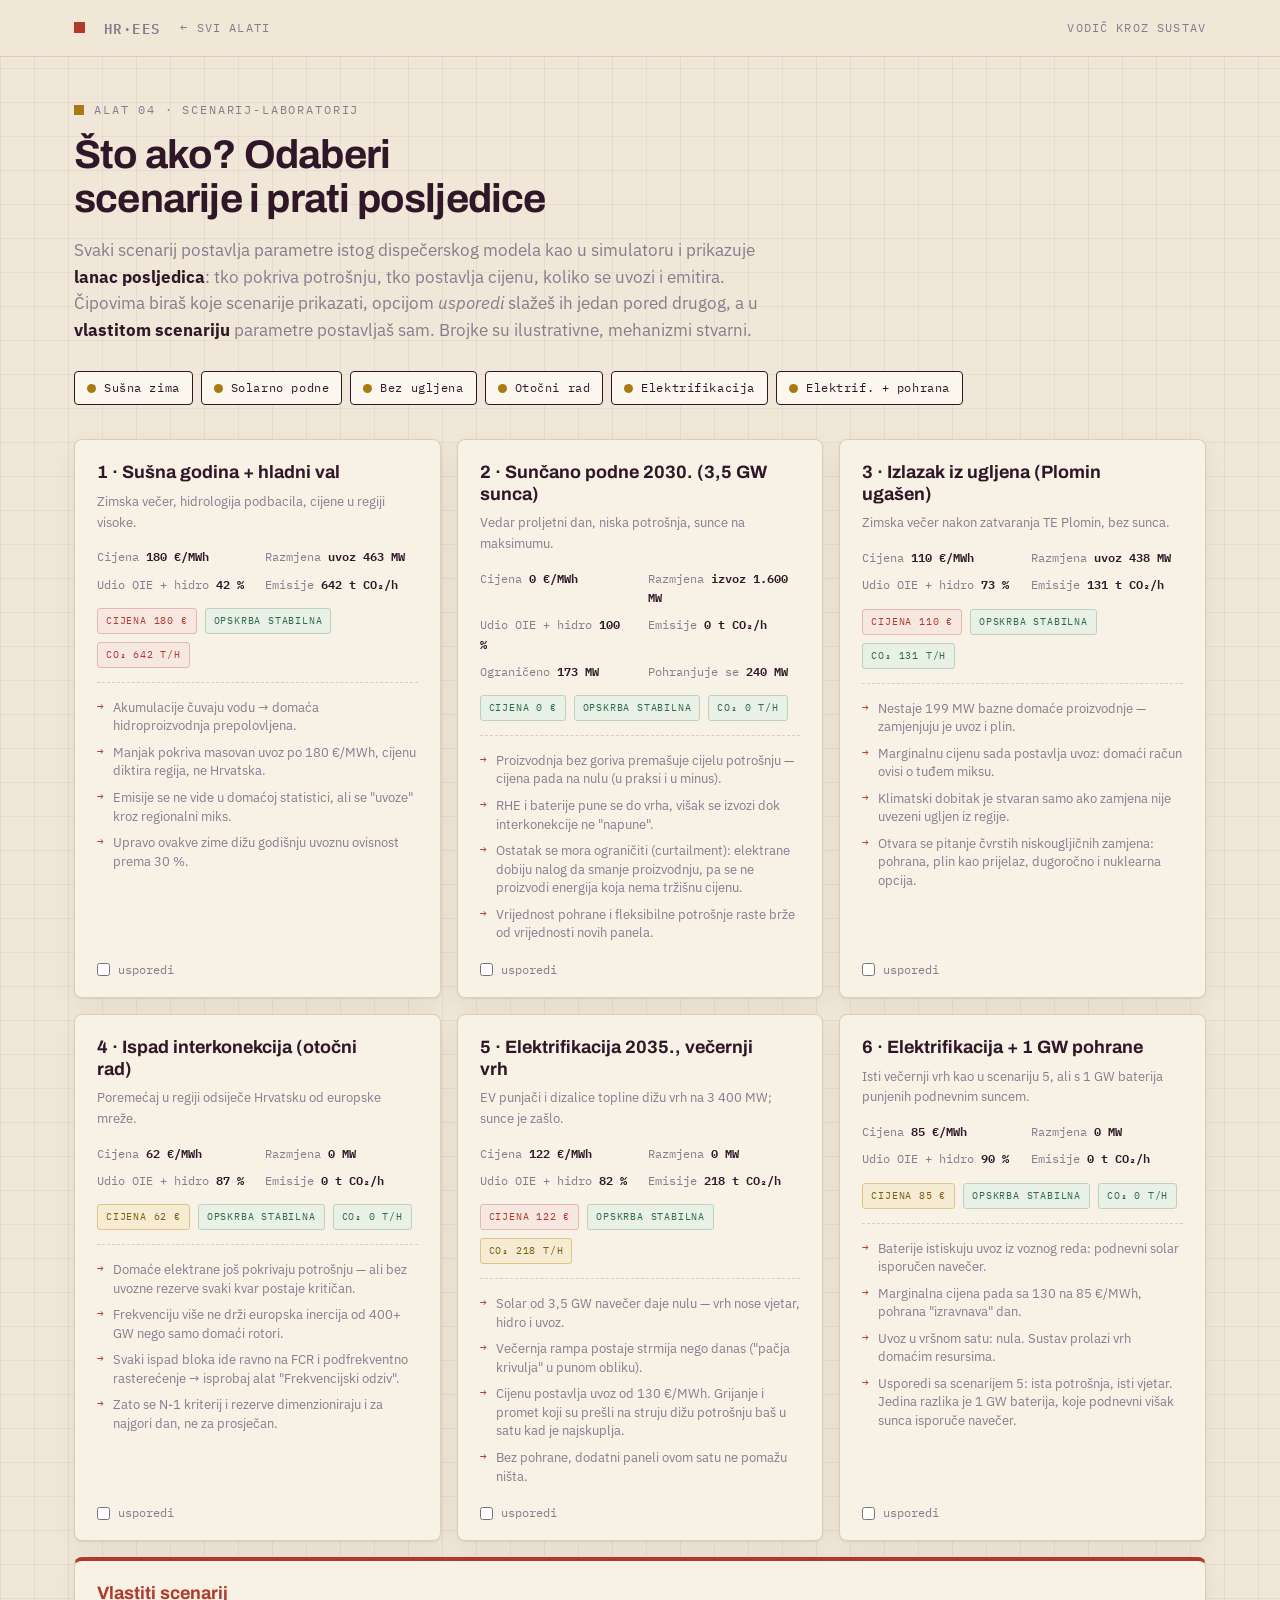
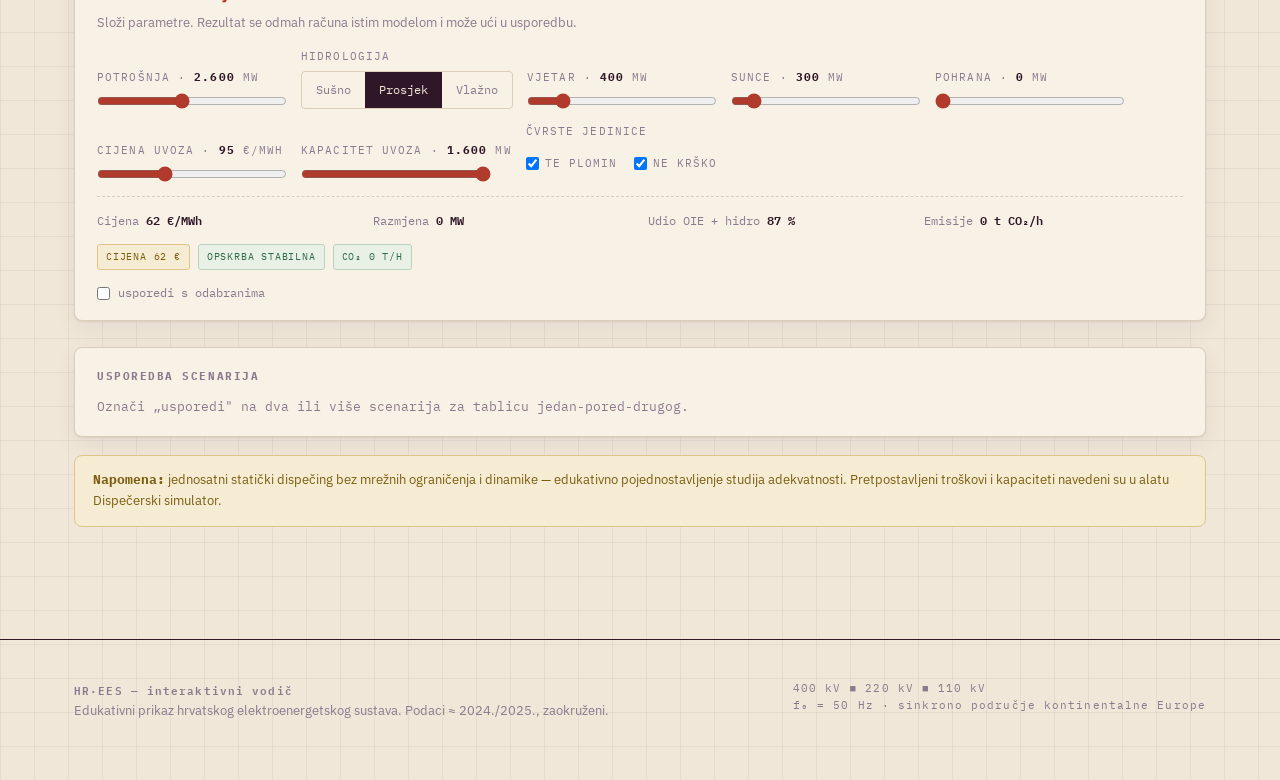
<file: alat-scenariji.html>
<!DOCTYPE html>
<html lang="hr">
<head>
<meta charset="UTF-8">
<meta name="viewport" content="width=device-width, initial-scale=1.0">
<title>Scenarij-laboratorij — HR·EES</title>
<meta name="description" content="Analiza scenarija hrvatskog EES-a: sušna godina, solarni bum, izlazak iz ugljena, otočni rad i elektrifikacija — s lancem posljedica i usporedbom.">
<link rel="preconnect" href="https://fonts.googleapis.com">
<link rel="preconnect" href="https://fonts.gstatic.com" crossorigin>
<link href="https://fonts.googleapis.com/css2?family=Archivo:wght@500;600;700;800&family=IBM+Plex+Sans:ital,wght@0,400;0,500;0,600;1,400&family=IBM+Plex+Mono:wght@400;500;600&display=swap" rel="stylesheet">
<link rel="stylesheet" href="assets/style.css">
</head>
<body class="tool-page">
<div class="backbar">
  <div class="wrap">
    <a class="logo" href="index.html"><span class="sq" style="width:11px;height:11px;background:var(--kv400);display:inline-block;margin-right:9px"></span>HR·EES</a>
    <a href="index.html#alati">← Svi alati</a>
    <a href="index.html" style="margin-left:auto">Vodič kroz sustav</a>
  </div>
</div>
<section id="scenariji" style="--acc:var(--amber)">
  <div class="wrap">
    <div class="eyebrow">Alat 04 · Scenarij-laboratorij</div>
    <h2>Što ako? Odaberi scenarije i prati posljedice</h2>
    <p class="lead">Svaki scenarij postavlja parametre istog dispečerskog modela kao u simulatoru i prikazuje <strong>lanac posljedica</strong>: tko pokriva potrošnju, tko postavlja cijenu, koliko se uvozi i emitira. Čipovima biraš koje scenarije prikazati, opcijom <em>usporedi</em> slažeš ih jedan pored drugog, a u <strong>vlastitom scenariju</strong> parametre postavljaš sam. Brojke su ilustrativne, mehanizmi stvarni.</p>
    <div class="chips" id="scnPick"></div>
    <div class="scn-grid" id="scnGrid"></div>

    <div class="card scn" id="customScn" style="margin-top:16px;border-top:4px solid var(--kv400)">
      <h3>Vlastiti scenarij</h3>
      <p>Složi parametre. Rezultat se odmah računa istim modelom i može ući u usporedbu.</p>
      <div class="ctrl-row" style="margin-top:14px">
        <div class="ctrl"><label>Potrošnja · <b id="custDemV">2600</b> MW</label><input type="range" id="custDem" min="1500" max="4000" step="50" value="2600"></div>
        <div class="ctrl"><label>Hidrologija</label><div class="seg" id="custHyd"><button data-v="suho">Sušno</button><button class="on" data-v="prosjek">Prosjek</button><button data-v="vlazno">Vlažno</button></div></div>
        <div class="ctrl"><label>Vjetar · <b id="custWV">400</b> MW</label><input type="range" id="custW" min="0" max="2500" step="50" value="400"></div>
        <div class="ctrl"><label>Sunce · <b id="custSV">300</b> MW</label><input type="range" id="custS" min="0" max="3500" step="50" value="300"></div>
        <div class="ctrl"><label>Pohrana · <b id="custBV">0</b> MW</label><input type="range" id="custB" min="0" max="1500" step="50" value="0"></div>
        <div class="ctrl"><label>Cijena uvoza · <b id="custIPV">95</b> €/MWh</label><input type="range" id="custIP" min="30" max="220" step="5" value="95"></div>
        <div class="ctrl"><label>Kapacitet uvoza · <b id="custICV">1600</b> MW</label><input type="range" id="custIC" min="0" max="1600" step="100" value="1600"></div>
        <div class="ctrl"><label>Čvrste jedinice</label>
          <div style="display:flex;gap:16px;font-family:'IBM Plex Mono',monospace;font-size:12px;padding:9px 0">
            <label style="display:flex;gap:6px;align-items:center;cursor:pointer"><input type="checkbox" id="custPl" checked> TE Plomin</label>
            <label style="display:flex;gap:6px;align-items:center;cursor:pointer"><input type="checkbox" id="custKr" checked> NE Krško</label>
          </div>
        </div>
      </div>
      <div class="nums" id="custNums" style="grid-template-columns:repeat(auto-fit,minmax(170px,1fr))"></div>
      <div class="sem" id="custSem"></div>
      <label class="cmp"><input type="checkbox" id="custCmp"> usporedi s odabranima</label>
    </div>

    <div class="card cmp-wrap">
      <h4>Usporedba scenarija</h4>
      <div id="cmpBody"></div>
    </div>
    <div class="warn"><b>Napomena:</b> jednosatni statički dispečing bez mrežnih ograničenja i dinamike — edukativno pojednostavljenje studija adekvatnosti. Pretpostavljeni troškovi i kapaciteti navedeni su u alatu Dispečerski simulator.</div>
  </div>
</section>
<footer>
  <div class="wrap f-in">
    <div>
      <span class="mono" style="font-weight:600">HR·EES — interaktivni vodič</span><br>
      Edukativni prikaz hrvatskog elektroenergetskog sustava. Podaci ≈ 2024./2025., zaokruženi.
    </div>
    <div class="mono">400 kV ■ 220 kV ■ 110 kV<br>f₀ = 50 Hz · sinkrono područje kontinentalne Europe</div>
  </div>
</footer>
<script src="assets/app.js"></script>
</body>
</html>
</file>
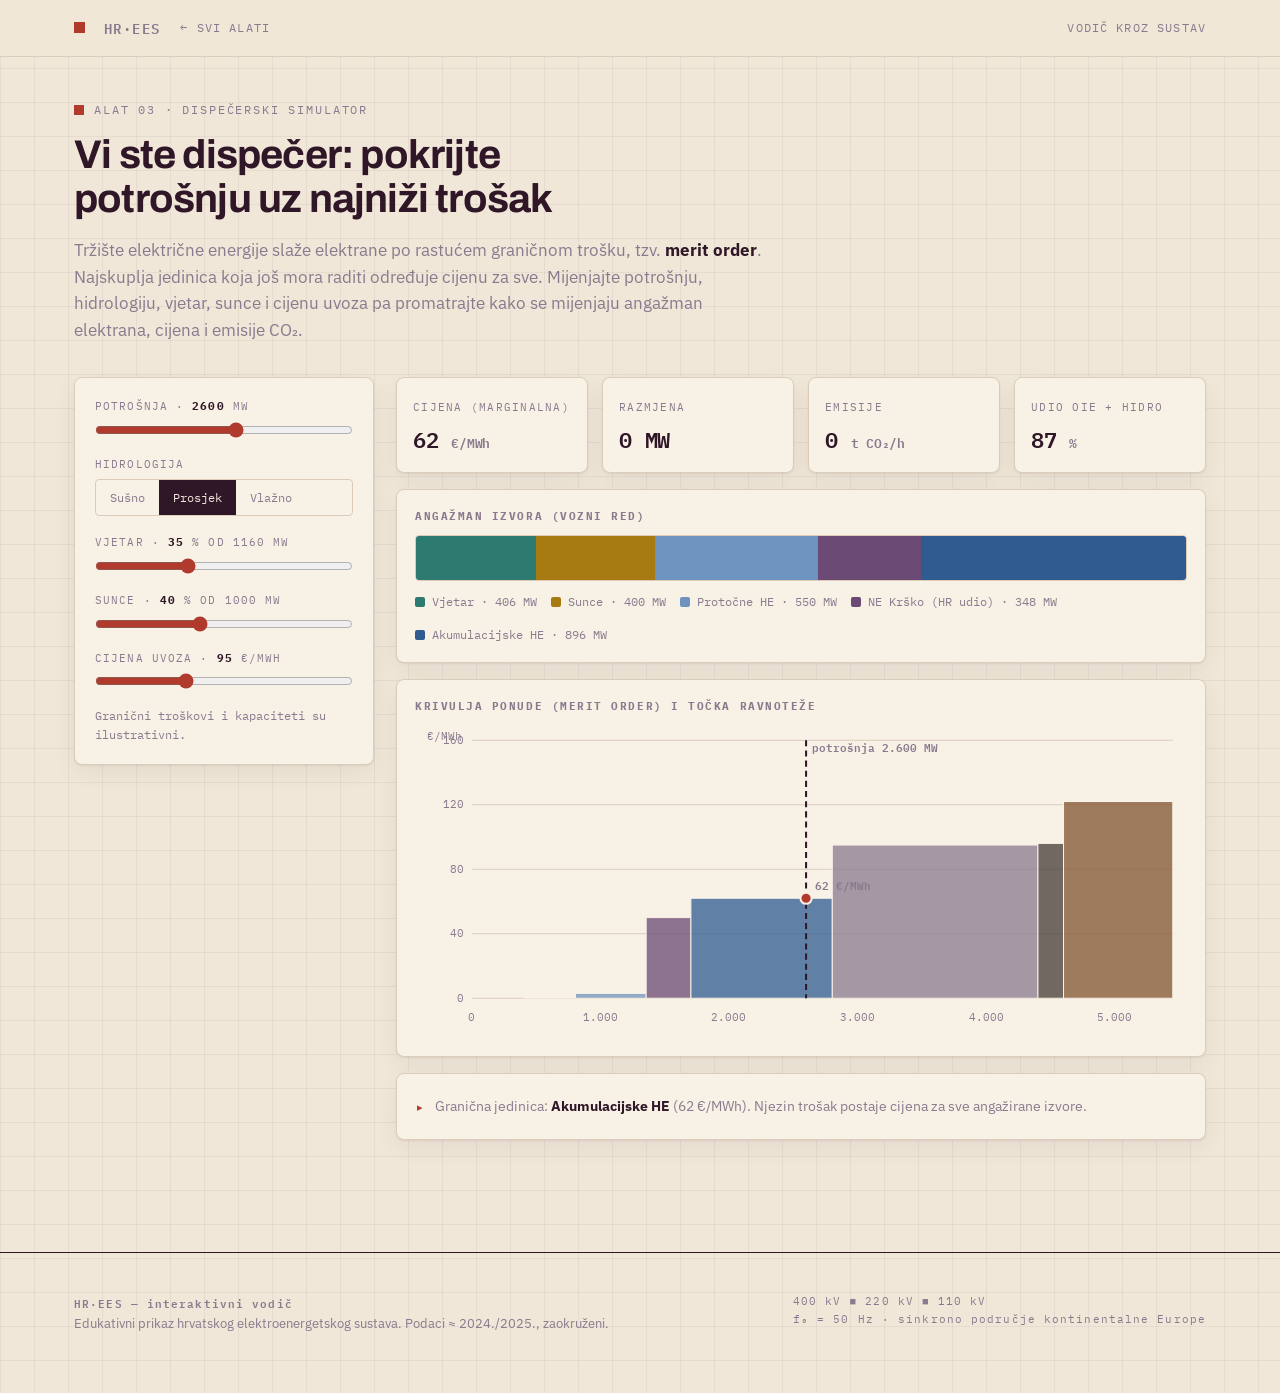
<file: alat-simulator.html>
<!DOCTYPE html>
<html lang="hr">
<head>
<meta charset="UTF-8">
<meta name="viewport" content="width=device-width, initial-scale=1.0">
<title>Dispečerski simulator (merit order) — HR·EES</title>
<meta name="description" content="Merit-order simulator hrvatskog EES-a: potrošnja, hidrologija, OIE i cijena uvoza određuju vozni red, cijenu i emisije.">
<link rel="preconnect" href="https://fonts.googleapis.com">
<link rel="preconnect" href="https://fonts.gstatic.com" crossorigin>
<link href="https://fonts.googleapis.com/css2?family=Archivo:wght@500;600;700;800&family=IBM+Plex+Sans:ital,wght@0,400;0,500;0,600;1,400&family=IBM+Plex+Mono:wght@400;500;600&display=swap" rel="stylesheet">
<link rel="stylesheet" href="assets/style.css">
</head>
<body class="tool-page">
<div class="backbar">
  <div class="wrap">
    <a class="logo" href="index.html"><span class="sq" style="width:11px;height:11px;background:var(--kv400);display:inline-block;margin-right:9px"></span>HR·EES</a>
    <a href="index.html#alati">← Svi alati</a>
    <a href="index.html" style="margin-left:auto">Vodič kroz sustav</a>
  </div>
</div>
<!-- ============ 05 · SIMULATOR ============ -->
<section id="simulator" style="--acc:var(--kv400)">
  <div class="wrap">
    <div class="eyebrow">Alat 03 · Dispečerski simulator</div>
    <h2>Vi ste dispečer: pokrijte potrošnju uz najniži trošak</h2>
    <p class="lead">Tržište električne energije slaže elektrane po rastućem graničnom trošku, tzv. <strong>merit order</strong>. Najskuplja jedinica koja još mora raditi određuje cijenu za sve. Mijenjajte potrošnju, hidrologiju, vjetar, sunce i cijenu uvoza pa promatrajte kako se mijenjaju angažman elektrana, cijena i emisije CO₂.</p>

    <div class="sim-grid">
      <div class="card sim-ctrl">
        <div class="ctrl">
          <label>Potrošnja · <b id="demVal">2600</b> MW</label>
          <input type="range" id="demR" min="1500" max="3500" step="50" value="2600">
        </div>
        <div class="ctrl">
          <label>Hidrologija</label>
          <div class="seg" id="segHyd">
            <button data-v="suho">Sušno</button>
            <button class="on" data-v="prosjek">Prosjek</button>
            <button data-v="vlazno">Vlažno</button>
          </div>
        </div>
        <div class="ctrl">
          <label>Vjetar · <b id="swVal">35</b> % od 1160 MW</label>
          <input type="range" id="swR" min="0" max="100" step="5" value="35">
        </div>
        <div class="ctrl">
          <label>Sunce · <b id="spVal">40</b> % od 1000 MW</label>
          <input type="range" id="spR" min="0" max="100" step="5" value="40">
        </div>
        <div class="ctrl">
          <label>Cijena uvoza · <b id="impVal">95</b> €/MWh</label>
          <input type="range" id="impR" min="30" max="220" step="5" value="95">
        </div>
        <p style="font-size:11.5px;color:var(--muted);font-family:'IBM Plex Mono',monospace">Granični troškovi i kapaciteti su ilustrativni.</p>
      </div>

      <div class="sim-out">
        <div class="big-reads">
          <div class="card stat"><small>Cijena (marginalna)</small><b id="rPrice">— <u>€/MWh</u></b></div>
          <div class="card stat"><small>Razmjena</small><b id="rXch">—</b></div>
          <div class="card stat"><small>Emisije</small><b id="rCO2">— <u>t CO₂/h</u></b></div>
          <div class="card stat"><small>Udio OIE + hidro</small><b id="rRES">— <u>%</u></b></div>
        </div>
        <div class="card dispatch-bar">
          <h4>Angažman izvora (vozni red)</h4>
          <div class="dbar" id="dBar"></div>
          <div class="dleg" id="dLeg"></div>
        </div>
        <div class="card supply-card">
          <h4>Krivulja ponude (merit order) i točka ravnoteže</h4>
          <svg id="supplyChart" viewBox="0 0 760 300"></svg>
        </div>
        <div class="card msgs"><ul id="simMsgs"></ul></div>
      </div>
    </div>
  </div>
</section>
<footer>
  <div class="wrap f-in">
    <div>
      <span class="mono" style="font-weight:600">HR·EES — interaktivni vodič</span><br>
      Edukativni prikaz hrvatskog elektroenergetskog sustava. Podaci ≈ 2024./2025., zaokruženi.
    </div>
    <div class="mono">400 kV ■ 220 kV ■ 110 kV<br>f₀ = 50 Hz · sinkrono područje kontinentalne Europe</div>
  </div>
</footer>
<script src="assets/app.js"></script>
</body>
</html>
</file>
<file: assets/style.css>
/* ============================================================
   HR·EES — dizajn sustav
   Podloga i tekst su brand-sidra WonderingNeutrona (krem/violet),
   pa se alat slaže s tekstom u koji je ugrađen.
   Boje naponskih razina i tipova elektrana NISU dekoracija — izvedene
   su iz koda na jednopolnim shemama mreže (400 kV crvena, 220 kV
   zelena, 110 kV plava) i zato ostaju; samo su ugođene da drže
   kontrast na krem podlozi umjesto na bijeloj.
   ============================================================ */
:root{
  --paper:#F0E7D8;
  --panel:#F8F1E6;
  --ink:#301728;
  --muted:#8A7A8E;
  --line:#DCCDBB;
  --grid:rgba(48,23,40,.055);
  --kv400:#B03A2B;
  --kv220:#2E6B48;
  --kv110:#2F5B90;
  --amber:#A87B12;
  --c-hidro:#2F5B90;
  --c-hidro-2:#6E93BE;
  --c-termo:#82552F;
  --c-ugljen:#453B36;
  --c-nuk:#6B4A75;
  --c-vjetar:#2C7A70;
  --c-sunce:#A87B12;
  --c-geo:#A33F62;
  --c-ts:#301728;
  --paper-blur:rgba(240,231,216,.9);
  --panel-2:#FCF7EE;
  --btn-hover:#1E0E19;
  --land:#E6DAC7;
  --land-line:#BCAA95;
  --isle-line:#C4B5A2;
  --map-lbl:#5E4A58;
  --warn-bg:#F6EBD3;
  --warn-line:#DFC489;
  --warn-ink:#7A5E10;
  --sem-g-ink:var(--kv220);
  --sem-g-line:#BBD2BE;
  --sem-g-bg:#E9F0E6;
  --sem-r-ink:var(--kv400);
  --sem-r-line:#E0BAB0;
  --sem-r-bg:#F7E7E1;
  --area-op:.3;
  --soon-op:.25;
  --hover-bg:rgba(48,23,40,.06);
  --r:6px;
  --shadow:0 1px 2px rgba(48,23,40,.07), 0 8px 24px rgba(48,23,40,.06);
}

/* ---------- tamna varijanta ----------
   Sidra se zrcale (krem↔violet), a boje naponskih razina i tipova
   elektrana se posvjetljuju: iste boje koje drže kontrast na krem
   podlozi na tamnoj postaju premutne. Vrijedi i za automatski odabir
   po OS-u i za izbor koji roditeljska stranica pošalje (data-theme). */
@media (prefers-color-scheme:dark){
  :root:not([data-theme="light"]){
    --paper:#301728;
    --panel:#3B2033;
    --ink:#F0E7D8;
    --muted:#B3A3B8;
    --line:#4E3346;
    --grid:rgba(240,231,216,.05);
    --kv400:#D4705C;
    --kv220:#6FAF87;
    --kv110:#7BA6D9;
    --amber:#D9AE55;
    --c-hidro:#7BA6D9;
    --c-hidro-2:#9CC0E4;
    --c-termo:#C08B5E;
    --c-ugljen:#9C8D83;
    --c-nuk:#A488B3;
    --c-vjetar:#4FBAA6;
    --c-sunce:#D9AE55;
    --c-geo:#D07B9C;
    --c-ts:#F0E7D8;
    --paper-blur:rgba(48,23,40,.9);
    --panel-2:#472842;
    --btn-hover:#F7F0E4;
    --land:#3E2437;
    --land-line:#5F3D55;
    --isle-line:#573650;
    --map-lbl:#C4B4C6;
    --warn-bg:#3E2E20;
    --warn-line:#6E5626;
    --warn-ink:#E0BF7B;
    --sem-g-line:#3E5C48;
    --sem-g-bg:#25332A;
    --sem-r-line:#6B3B31;
    --sem-r-bg:#3B221E;
    --area-op:.58;
    --soon-op:.4;
    --hover-bg:rgba(240,231,216,.08);
    --shadow:0 1px 2px rgba(0,0,0,.3), 0 8px 24px rgba(0,0,0,.28);
  }
}
:root[data-theme="dark"]{
  --paper:#301728;
  --panel:#3B2033;
  --ink:#F0E7D8;
  --muted:#B3A3B8;
  --line:#4E3346;
  --grid:rgba(240,231,216,.05);
  --kv400:#D4705C;
  --kv220:#6FAF87;
  --kv110:#7BA6D9;
  --amber:#D9AE55;
  --c-hidro:#7BA6D9;
  --c-hidro-2:#9CC0E4;
  --c-termo:#C08B5E;
  --c-ugljen:#9C8D83;
  --c-nuk:#A488B3;
  --c-vjetar:#4FBAA6;
  --c-sunce:#D9AE55;
  --c-geo:#D07B9C;
  --c-ts:#F0E7D8;
  --paper-blur:rgba(48,23,40,.9);
  --panel-2:#472842;
  --btn-hover:#F7F0E4;
  --land:#3E2437;
  --land-line:#5F3D55;
  --isle-line:#573650;
  --map-lbl:#C4B4C6;
  --warn-bg:#3E2E20;
  --warn-line:#6E5626;
  --warn-ink:#E0BF7B;
  --sem-g-line:#3E5C48;
  --sem-g-bg:#25332A;
  --sem-r-line:#6B3B31;
  --sem-r-bg:#3B221E;
  --area-op:.58;
  --soon-op:.4;
  --hover-bg:rgba(240,231,216,.08);
  --shadow:0 1px 2px rgba(0,0,0,.3), 0 8px 24px rgba(0,0,0,.28);
}
*{box-sizing:border-box;margin:0;padding:0}
html{scroll-behavior:smooth;scroll-padding-top:84px}
body{
  font-family:'IBM Plex Sans',system-ui,sans-serif;
  color:var(--ink);
  background:var(--paper);
  background-image:
    linear-gradient(var(--grid) 1px, transparent 1px),
    linear-gradient(90deg, var(--grid) 1px, transparent 1px);
  background-size:34px 34px;
  line-height:1.6;
  font-size:16.5px;
}
::selection{background:var(--kv400);color:var(--paper)}
.wrap{max-width:1180px;margin:0 auto;padding:0 24px}
a{color:inherit}
button{font:inherit;color:inherit;cursor:pointer}
:focus-visible{outline:2px dashed var(--kv400);outline-offset:3px;border-radius:2px}
.mono{font-family:'IBM Plex Mono',monospace}

/* ---------- header ---------- */
header{
  position:sticky;top:0;z-index:60;
  background:var(--paper-blur);
  backdrop-filter:blur(8px);
  border-bottom:1px solid var(--line);
}
.head-in{display:flex;align-items:center;gap:28px;height:64px}
.logo{display:flex;align-items:center;gap:10px;font-family:'IBM Plex Mono',monospace;font-weight:600;font-size:15px;letter-spacing:.06em;text-decoration:none}
.logo .sq{width:12px;height:12px;background:var(--kv400);display:inline-block}
.logo small{color:var(--muted);font-weight:400;font-size:11px;letter-spacing:.12em}
nav{margin-left:auto;display:flex;gap:4px;overflow-x:auto;scrollbar-width:none}
nav::-webkit-scrollbar{display:none}
nav a{
  font-family:'IBM Plex Mono',monospace;font-size:11.5px;letter-spacing:.1em;text-transform:uppercase;
  text-decoration:none;color:var(--muted);padding:8px 12px;border-radius:4px;white-space:nowrap;
}
nav a:hover{color:var(--ink);background:var(--hover-bg)}

/* ---------- hero ---------- */
/* Bočni razmak mora se ponoviti: .hero dolazi poslije .wrap, pa bi
   kratica s nulom ugasila .wrap-ov padding i tekst bi legao na rub. */
.hero{padding:76px 24px 30px}
.hero h1{
  font-family:'Archivo',sans-serif;font-weight:800;
  font-size:clamp(2.5rem,6.4vw,4.7rem);
  line-height:1.02;letter-spacing:-.025em;max-width:19ch;
}
.hero h1 em{font-style:normal;color:var(--kv400)}
.hero .sub{margin-top:22px;max-width:64ch;font-size:1.12rem;color:var(--muted)}
.hero .sub strong{color:var(--ink);font-weight:600}
.kv-key{display:flex;gap:18px;flex-wrap:wrap;margin-top:26px;font-family:'IBM Plex Mono',monospace;font-size:12px;color:var(--muted)}
.kv-key span{display:flex;align-items:center;gap:8px}
.kv-key i{width:26px;height:3px;display:inline-block}
.flow-svg{width:100%;height:auto;display:block;margin-top:40px}

/* traka sa "stanjem sustava" */
.ticker{
  margin-top:36px;border-top:1px solid var(--ink);border-bottom:1px solid var(--ink);
  padding:12px 0;display:flex;gap:34px;flex-wrap:wrap;align-items:center;
  font-family:'IBM Plex Mono',monospace;font-size:13px;
}
.ticker .live{display:flex;align-items:center;gap:8px;color:var(--kv400);font-weight:600;letter-spacing:.1em;font-size:11px}
.ticker .dot{width:8px;height:8px;border-radius:50%;background:var(--kv400);animation:pulse 1.6s infinite}
.ticker b{font-weight:600}
.ticker small{color:var(--muted);font-size:11px;margin-left:auto}
@keyframes pulse{0%,100%{opacity:1}50%{opacity:.25}}

/* ---------- sekcije ---------- */
section{padding:92px 0 84px;border-top:1px solid var(--line)}
.eyebrow{
  font-family:'IBM Plex Mono',monospace;font-size:11.5px;letter-spacing:.16em;text-transform:uppercase;
  color:var(--muted);display:flex;align-items:center;gap:10px;margin-bottom:14px;
}
.eyebrow::before{content:"";width:10px;height:10px;background:var(--acc,var(--kv400))}
h2{font-family:'Archivo',sans-serif;font-weight:700;font-size:clamp(1.7rem,3.4vw,2.5rem);letter-spacing:-.02em;line-height:1.1;max-width:26ch}
.lead{margin-top:16px;max-width:70ch;color:var(--muted)}
.lead strong{color:var(--ink)}
.card{background:var(--panel);border:1px solid var(--line);border-radius:var(--r);box-shadow:var(--shadow)}

/* ---------- 01 lanac sustava ---------- */
.chain{display:flex;align-items:stretch;gap:0;margin-top:40px;overflow-x:auto;padding-bottom:8px}
.chain .node{
  flex:1 1 0;min-width:148px;background:var(--panel);border:1px solid var(--line);border-radius:var(--r);
  border-top:4px solid var(--nc,var(--ink));padding:14px 14px 12px;text-align:left;transition:transform .15s,box-shadow .15s;
}
.chain .node:hover{transform:translateY(-3px);box-shadow:var(--shadow)}
.chain .node.on{border-color:var(--ink);box-shadow:var(--shadow)}
.chain .node .ic{font-family:'IBM Plex Mono',monospace;font-size:11px;color:var(--muted);letter-spacing:.08em}
.chain .node h3{font-family:'Archivo',sans-serif;font-size:15.5px;font-weight:700;margin-top:6px;line-height:1.25}
.chain .node p{font-size:12.5px;color:var(--muted);margin-top:4px;line-height:1.45}
.chain .lnk{flex:0 0 34px;display:flex;align-items:center;justify-content:center}
.chain .lnk svg{width:34px;height:18px;overflow:visible}
.chain .lnk line{stroke-width:2.5;stroke-dasharray:5 4;animation:flow 1.1s linear infinite}
@keyframes flow{to{stroke-dashoffset:-9}}
.chain-detail{margin-top:22px;padding:24px 26px}
.chain-detail h3{font-family:'Archivo',sans-serif;font-size:1.15rem;display:flex;align-items:center;gap:10px}
.chain-detail h3 i{width:11px;height:11px;display:inline-block}
.chain-detail p{margin-top:10px;color:var(--muted);max-width:90ch}
.chain-detail .facts{display:flex;gap:26px;flex-wrap:wrap;margin-top:16px;font-family:'IBM Plex Mono',monospace;font-size:12.5px}
.chain-detail .facts div b{display:block;font-size:16px;color:var(--ink)}
.chain-detail .facts div{color:var(--muted)}

/* ---------- 02 karta ---------- */
.chips{display:flex;gap:8px;flex-wrap:wrap;margin-top:28px}
.chip{
  font-family:'IBM Plex Mono',monospace;font-size:11.5px;letter-spacing:.05em;
  border:1px solid var(--line);background:var(--panel);border-radius:4px;padding:7px 12px;
  display:flex;align-items:center;gap:8px;color:var(--muted);
}
.chip i{width:9px;height:9px;border-radius:50%;display:inline-block;background:var(--cc,var(--ink))}
.chip.sqi i{border-radius:1px}
.chip.li i{width:18px;height:3px;border-radius:0}
.chip.on{border-color:var(--ink);color:var(--ink);background:var(--panel-2)}
.chip.off{opacity:.42}
.map-grid{display:grid;grid-template-columns:1fr 320px;gap:22px;margin-top:20px;align-items:start}
.map-box{padding:10px;position:relative}
#mapSvg{width:100%;height:auto;display:block}
#mapSvg .land{fill:var(--land);stroke:var(--land-line);stroke-width:1.1}
#mapSvg .isle{fill:var(--land);stroke:var(--isle-line);stroke-width:.8}
#mapSvg .sea-label,#mapSvg .cty{font-family:'IBM Plex Mono',monospace;fill:var(--muted);font-size:11px;letter-spacing:.2em}
#mapSvg .plant{cursor:pointer;transition:opacity .15s}
#mapSvg .plant circle{fill-opacity:.85}
#mapSvg .plant circle.st-off{fill-opacity:0}
#mapSvg .plant circle.st-soon{fill-opacity:var(--soon-op)}
.area{fill-opacity:var(--area-op)}
#mapSvg .plant:hover circle,#mapSvg .plant:hover rect{stroke:var(--ink);stroke-width:2}
#mapSvg .lbl{font-family:'IBM Plex Mono',monospace;font-size:9.5px;fill:var(--map-lbl);pointer-events:none}
#mapSvg .ic-lbl{font-family:'IBM Plex Mono',monospace;font-size:9.5px;fill:var(--kv400)}
.tip{
  position:absolute;pointer-events:none;background:var(--ink);color:var(--paper);font-family:'IBM Plex Mono',monospace;
  font-size:11.5px;padding:6px 9px;border-radius:4px;transform:translate(-50%,-140%);white-space:nowrap;
  opacity:0;transition:opacity .12s;z-index:5;
}
.map-side{position:sticky;top:84px;display:flex;flex-direction:column;gap:14px}
.map-detail{padding:20px}
.map-detail .tag{font-family:'IBM Plex Mono',monospace;font-size:10.5px;letter-spacing:.12em;text-transform:uppercase;display:inline-flex;align-items:center;gap:7px;color:var(--muted)}
.map-detail .tag i{width:9px;height:9px;border-radius:50%;background:var(--tc,var(--ink))}
.map-detail .tag.owner{margin-left:10px;padding:1px 6px;border:1px solid var(--line);border-radius:3px;color:var(--ink);font-size:9.5px}
.map-detail h3{font-family:'Archivo',sans-serif;font-size:1.25rem;margin-top:8px;line-height:1.2}
.map-detail .mw{font-family:'IBM Plex Mono',monospace;font-size:14px;margin-top:4px;color:var(--kv400);font-weight:600}
.map-detail p{font-size:13.5px;color:var(--muted);margin-top:10px}
.map-stats{padding:18px 20px}
.map-stats h4{font-family:'IBM Plex Mono',monospace;font-size:11px;letter-spacing:.14em;text-transform:uppercase;color:var(--muted)}
.map-stats ul{list-style:none;margin-top:10px}
.map-stats li{display:flex;justify-content:space-between;gap:12px;font-size:13px;padding:5px 0;border-bottom:1px dashed var(--line)}
.map-stats li:last-child{border:none}
.map-stats li b{font-family:'IBM Plex Mono',monospace;font-weight:600;white-space:nowrap}
.foot-note{font-size:12px;color:var(--muted);margin-top:14px;font-family:'IBM Plex Mono',monospace}

/* ---------- 03 opterećenje ---------- */
.ctrl-row{display:flex;gap:14px;flex-wrap:wrap;margin-top:30px;align-items:flex-end}
.ctrl{display:flex;flex-direction:column;gap:6px}
.ctrl label{font-family:'IBM Plex Mono',monospace;font-size:11px;letter-spacing:.1em;text-transform:uppercase;color:var(--muted)}
.ctrl label b{color:var(--ink)}
.seg{display:flex;border:1px solid var(--line);border-radius:4px;overflow:hidden;background:var(--panel)}
.seg button{padding:8px 14px;font-family:'IBM Plex Mono',monospace;font-size:12px;background:transparent;border:none;color:var(--muted)}
.seg button.on{background:var(--ink);color:var(--paper)}
input[type=range]{accent-color:var(--kv400);width:190px}
.chart-card{margin-top:20px;padding:18px 18px 12px}
.chart-card svg{width:100%;height:auto;display:block}
.ax{font-family:'IBM Plex Mono',monospace;font-size:10.5px;fill:var(--muted)}
.legend{display:flex;gap:22px;flex-wrap:wrap;margin-top:8px;font-family:'IBM Plex Mono',monospace;font-size:11.5px;color:var(--muted)}
.legend span{display:flex;align-items:center;gap:8px}
.legend i{width:20px;height:3px;display:inline-block}
.stat-row{display:grid;grid-template-columns:repeat(auto-fit,minmax(150px,1fr));gap:14px;margin-top:20px}
.stat{padding:14px 16px}
.stat small{font-family:'IBM Plex Mono',monospace;font-size:10.5px;letter-spacing:.12em;text-transform:uppercase;color:var(--muted)}
.stat b{display:block;font-family:'IBM Plex Mono',monospace;font-size:22px;font-weight:600;margin-top:4px}
.stat b u{text-decoration:none;font-size:13px;color:var(--muted)}
.note-grid{display:grid;grid-template-columns:repeat(auto-fit,minmax(280px,1fr));gap:16px;margin-top:34px}
.note{padding:20px 22px}
.note h4{font-family:'Archivo',sans-serif;font-size:1.02rem;display:flex;gap:9px;align-items:baseline}
.note h4 span{font-family:'IBM Plex Mono',monospace;color:var(--kv400);font-size:.85rem}
.note p{font-size:13.5px;color:var(--muted);margin-top:8px}

/* ---------- 04 tehnologije ---------- */
.tech-grid{display:grid;grid-template-columns:repeat(auto-fit,minmax(330px,1fr));gap:16px;margin-top:36px}
.tech{overflow:hidden}
.tech-head{width:100%;background:transparent;border:none;text-align:left;padding:18px 20px;display:flex;align-items:center;gap:14px}
.tech-head .sw{width:12px;height:12px;flex:0 0 12px;border-radius:2px}
.tech-head h3{font-family:'Archivo',sans-serif;font-size:1.05rem;font-weight:700;flex:1}
.tech-head .role{font-family:'IBM Plex Mono',monospace;font-size:10px;letter-spacing:.08em;text-transform:uppercase;border:1px solid var(--line);border-radius:3px;padding:3px 7px;color:var(--muted);white-space:nowrap}
.tech-head .pm{font-family:'IBM Plex Mono',monospace;font-size:18px;color:var(--muted)}
.tech-body{display:none;padding:0 20px 20px;border-top:1px dashed var(--line)}
.tech.open .tech-body{display:block}
.tech-body .meta{display:flex;gap:22px;flex-wrap:wrap;font-family:'IBM Plex Mono',monospace;font-size:11.5px;color:var(--muted);padding:12px 0}
.tech-body .meta b{color:var(--ink)}
.tech-body p{font-size:13.5px;color:var(--muted)}
.pn{display:grid;grid-template-columns:1fr 1fr;gap:16px;margin-top:14px}
.pn h5{font-family:'IBM Plex Mono',monospace;font-size:10.5px;letter-spacing:.12em;text-transform:uppercase}
.pn .p h5{color:var(--kv220)}
.pn .n h5{color:var(--kv400)}
.pn ul{list-style:none;margin-top:8px}
.pn li{font-size:12.8px;color:var(--muted);padding:4px 0 4px 14px;position:relative;line-height:1.4}
.pn .p li::before{content:"+";position:absolute;left:0;color:var(--kv220);font-family:'IBM Plex Mono',monospace}
.pn .n li::before{content:"−";position:absolute;left:0;color:var(--kv400);font-family:'IBM Plex Mono',monospace}
.tech-body .hr-ctx{margin-top:14px;font-size:12.5px;border-left:3px solid var(--acc-t,var(--ink));padding:6px 0 6px 12px;color:var(--ink)}

/* ---------- 05 simulator ---------- */
.sim-grid{display:grid;grid-template-columns:300px 1fr;gap:22px;margin-top:34px;align-items:start}
.sim-ctrl{padding:20px;display:flex;flex-direction:column;gap:18px;position:sticky;top:84px}
.sim-ctrl .ctrl input[type=range]{width:100%}
.sim-out{display:flex;flex-direction:column;gap:16px}
.big-reads{display:grid;grid-template-columns:repeat(auto-fit,minmax(140px,1fr));gap:14px}
.dispatch-bar{padding:18px}
.dispatch-bar h4,.supply-card h4,.freq-card h4{font-family:'IBM Plex Mono',monospace;font-size:11px;letter-spacing:.14em;text-transform:uppercase;color:var(--muted);margin-bottom:10px}
.dbar{display:flex;height:46px;border-radius:4px;overflow:hidden;border:1px solid var(--line)}
.dbar div{height:100%;min-width:0;transition:width .25s}
.dleg{display:flex;flex-wrap:wrap;gap:14px;margin-top:12px;font-family:'IBM Plex Mono',monospace;font-size:11.5px;color:var(--muted)}
.dleg span{display:flex;align-items:center;gap:7px}
.dleg i{width:10px;height:10px;border-radius:2px}
.supply-card{padding:18px}
.msgs{padding:16px 20px;font-size:13.5px}
.msgs ul{list-style:none}
.msgs li{padding:6px 0 6px 18px;position:relative;color:var(--muted)}
.msgs li::before{content:"▸";position:absolute;left:0;color:var(--kv400);font-size:11px;top:9px}
.msgs li b{color:var(--ink)}

/* ---------- 06 analitika ---------- */
.freq-card{padding:18px;margin-top:24px}
.btn{
  font-family:'IBM Plex Mono',monospace;font-size:12px;letter-spacing:.1em;text-transform:uppercase;
  background:var(--ink);color:var(--paper);border:none;border-radius:4px;padding:11px 18px;
}
.btn:hover{background:var(--btn-hover)}
.ana-grid{display:grid;grid-template-columns:repeat(auto-fit,minmax(300px,1fr));gap:16px;margin-top:26px}
.ana{padding:22px}
.ana h3{font-family:'Archivo',sans-serif;font-size:1.08rem}
.ana p{font-size:13.5px;color:var(--muted);margin-top:8px}
.ana table{width:100%;border-collapse:collapse;margin-top:12px;font-size:12.5px}
.ana th{font-family:'IBM Plex Mono',monospace;font-size:10.5px;letter-spacing:.08em;text-transform:uppercase;text-align:left;color:var(--muted);padding:6px 8px 6px 0;border-bottom:1px solid var(--line)}
.ana td{padding:7px 8px 7px 0;border-bottom:1px dashed var(--line);color:var(--muted);vertical-align:top}
.ana td:first-child{font-family:'IBM Plex Mono',monospace;color:var(--ink);font-weight:600;white-space:nowrap}
.warn{background:var(--warn-bg);border:1px solid var(--warn-line);border-radius:var(--r);padding:14px 18px;font-size:13px;color:var(--warn-ink);margin-top:18px}
.warn b{font-family:'IBM Plex Mono',monospace}

/* ---------- footer ---------- */
footer{border-top:1px solid var(--ink);padding:40px 0 60px;margin-top:40px}
footer .f-in{display:flex;gap:30px;flex-wrap:wrap;justify-content:space-between;font-size:12.5px;color:var(--muted)}
footer .mono{font-size:11px;letter-spacing:.1em}

/* ---------- responzivno & pristupačnost ---------- */
@media (max-width:960px){
  .map-grid,.sim-grid{grid-template-columns:1fr}
  .map-side,.sim-ctrl{position:static}
  .pn{grid-template-columns:1fr}
}
@media (prefers-reduced-motion:reduce){
  *,*::before,*::after{animation:none!important;transition:none!important}
  html{scroll-behavior:auto}
}

/* ============================================================
   Dodaci: hub + samostalni alati
   ============================================================ */
/* traka za povratak na alatnim stranicama */
.backbar{border-bottom:1px solid var(--line);background:var(--paper-blur);backdrop-filter:blur(8px);position:sticky;top:0;z-index:60}
.backbar .wrap{display:flex;align-items:center;gap:20px;height:56px}
.backbar a{font-family:'IBM Plex Mono',monospace;font-size:11.5px;letter-spacing:.1em;text-transform:uppercase;text-decoration:none;color:var(--muted)}
.backbar a:hover{color:var(--ink)}
.backbar .logo{font-size:14px}
.tool-page section{border-top:none;padding:44px 0 72px}

/* hub: mreža alata */
.tools-grid{display:grid;grid-template-columns:repeat(auto-fit,minmax(300px,1fr));gap:16px;margin-top:36px}
a.tool-card{display:block;text-decoration:none;padding:24px 24px 20px;transition:transform .15s,box-shadow .15s;border-top:4px solid var(--tc,var(--ink))}
a.tool-card:hover{transform:translateY(-3px);box-shadow:0 2px 4px rgba(48,23,40,.09),0 14px 34px rgba(48,23,40,.11)}
a.tool-card .eyebrow{margin-bottom:8px}
a.tool-card h3{font-family:'Archivo',sans-serif;font-size:1.28rem;font-weight:700;letter-spacing:-.01em;line-height:1.15}
a.tool-card p{font-size:13.5px;color:var(--muted);margin-top:8px;min-height:3.6em}
a.tool-card .go{display:inline-block;margin-top:14px;font-family:'IBM Plex Mono',monospace;font-size:12px;letter-spacing:.08em;color:var(--kv400);font-weight:600}

/* karta: zoom i tokovi */
.zoom-btns{position:absolute;top:16px;right:16px;display:flex;flex-direction:column;gap:6px;z-index:4}
.zoom-btns button{width:36px;height:36px;border:1px solid var(--line);background:var(--panel);border-radius:4px;font-family:'IBM Plex Mono',monospace;font-size:17px;line-height:1;box-shadow:var(--shadow)}
.zoom-btns button:hover{border-color:var(--ink)}
#mapSvg{cursor:grab;touch-action:none}
#mapSvg:active{cursor:grabbing}
#mapSvg.flow #gVod path{stroke-dasharray:9 7 !important;animation:flowline .9s linear infinite}
@keyframes flowline{to{stroke-dashoffset:-16}}

/* scenarij-laboratorij */
.scn-grid{display:grid;grid-template-columns:repeat(auto-fit,minmax(320px,1fr));gap:16px;margin-top:34px}
.scn{padding:22px 22px 18px;display:flex;flex-direction:column}
.scn h3{font-family:'Archivo',sans-serif;font-size:1.12rem;line-height:1.2;padding-right:30px}
.scn>p{font-size:13px;color:var(--muted);margin-top:8px}
.scn .nums{display:grid;grid-template-columns:1fr 1fr;gap:8px 16px;margin-top:14px;font-family:'IBM Plex Mono',monospace;font-size:12px;color:var(--muted)}
.scn .nums b{color:var(--ink);font-weight:600}
.scn .sem{display:flex;gap:8px;flex-wrap:wrap;margin-top:14px}
.sem span{font-family:'IBM Plex Mono',monospace;font-size:10px;letter-spacing:.08em;text-transform:uppercase;border-radius:3px;padding:4px 8px;border:1px solid}
.sem .g{color:var(--sem-g-ink);border-color:var(--sem-g-line);background:var(--sem-g-bg)}
.sem .y{color:var(--warn-ink);border-color:var(--warn-line);background:var(--warn-bg)}
.sem .r{color:var(--sem-r-ink);border-color:var(--sem-r-line);background:var(--sem-r-bg)}
.scn ul.chainlist{list-style:none;margin-top:14px;border-top:1px dashed var(--line);padding-top:12px}
.scn ul.chainlist li{font-size:12.8px;color:var(--muted);padding:4px 0 4px 16px;position:relative;line-height:1.45}
.scn ul.chainlist li::before{content:"→";position:absolute;left:0;color:var(--kv400);font-family:'IBM Plex Mono',monospace;font-size:11px}
.scn label.cmp{margin-top:auto;padding-top:14px;font-family:'IBM Plex Mono',monospace;font-size:11.5px;color:var(--muted);display:flex;gap:8px;align-items:center;cursor:pointer}
.scn label.cmp input{accent-color:var(--kv400)}
.cmp-wrap{margin-top:26px;padding:20px 22px;overflow-x:auto}
.cmp-wrap h4{font-family:'IBM Plex Mono',monospace;font-size:11px;letter-spacing:.14em;text-transform:uppercase;color:var(--muted);margin-bottom:10px}
.cmp-wrap table{width:100%;border-collapse:collapse;font-size:12.8px;min-width:560px}
.cmp-wrap th{font-family:'IBM Plex Mono',monospace;font-size:10.5px;letter-spacing:.08em;text-transform:uppercase;text-align:left;color:var(--muted);padding:6px 14px 6px 0;border-bottom:1px solid var(--line)}
.cmp-wrap td{padding:7px 14px 7px 0;border-bottom:1px dashed var(--line);color:var(--muted);font-family:'IBM Plex Mono',monospace}
.cmp-wrap td:first-child{color:var(--ink);font-weight:600;font-family:'IBM Plex Sans',sans-serif}
.cmp-wrap .empty{color:var(--muted);font-size:12.5px;font-family:'IBM Plex Mono',monospace}

/* embed način (?embed=1 u iframeu) */
.embed header,.embed footer,.embed .backbar{display:none!important}
.embed section{padding:18px 0 26px}
.embed body{background-image:none}

/* ============================================================
   Dorade dizajna v2 (svijetla tema)
   ============================================================ */
:root{--r:8px}
h2{text-wrap:balance}
.lead{text-wrap:pretty}
.card{border-radius:var(--r)}
.chip,.btn,.seg button{transition:background .12s,color .12s,border-color .12s}
a.tool-card .go{transition:transform .15s}
a.tool-card:hover .go{transform:translateX(5px)}
.chain .node{border-radius:var(--r)}
.stat b{letter-spacing:-.01em}
.ax{font-size:11px}
.warn{border-radius:var(--r)}
.tech-head:hover h3{color:var(--kv400)}
.map-detail h3{text-wrap:balance}
footer .f-in{align-items:flex-start}
@media (max-width:640px){
  .hero{padding:52px 24px 22px}
  .ticker{gap:18px}
  section{padding:64px 0 56px}
  input[type=range]{width:100%}
  .ctrl{flex:1 1 160px}
  /* Naslov + značka uloge + "+" ne stanu u jedan red na telefonu, a značka
     je nowrap pa je gurala izvan zaslona. Prelama se ispod naslova; "+"
     ostaje u prvom redu jer je to ono što se pritišće. */
  .tech-head{flex-wrap:wrap}
  .tech-head h3{flex:1 1 100%;order:1}
  .tech-head .sw{order:0}
  .tech-head .pm{order:0;margin-left:auto}
  .tech-head .role{order:2}
  /* "400 / 220 / 110 kV" uz logo lomio se u četiri retka i razvlačio traku.
     Ista legenda stoji u podnožju, pa se na telefonu ovdje izostavlja. */
  .logo small{display:none}
}

/* trokut snaga (jalova energija) */
.pf-widget{margin-top:14px;border-top:1px dashed var(--line);padding-top:14px}
.pf-widget label{font-family:'IBM Plex Mono',monospace;font-size:11px;letter-spacing:.1em;text-transform:uppercase;color:var(--muted);display:block;margin-bottom:6px}
.pf-widget label b{color:var(--ink)}
.pf-widget input[type=range]{width:100%;accent-color:var(--kv400)}
.pf-widget svg{width:100%;height:auto;display:block;margin-top:8px}
.pf-out{font-family:'IBM Plex Mono',monospace;font-size:11.5px;color:var(--muted);margin-top:6px;line-height:1.7}
.pf-out b{color:var(--ink)}

/* vlastiti scenarij */
#customScn .nums{border-top:1px dashed var(--line);padding-top:14px}
#customScn h3{color:var(--kv400)}

/* ---- Pohrana: zaseban blok ispod lanca (nije karika u nizu) ---- */
.storage-wrap{margin-top:18px}
.storage-card{border-left:3px solid var(--nc)}
.storage-card h3{display:flex;align-items:center;gap:9px;margin-bottom:2px}
.storage-card h3 i{width:10px;height:10px;border-radius:2px;flex:0 0 auto}
.storage-card .storage-sub{color:var(--muted);font-size:.9rem;margin-bottom:10px}
.storage-card .facts{display:flex;flex-wrap:wrap;gap:10px 22px;margin-top:12px}
.storage-card .facts span{display:flex;flex-direction:column;font-size:.82rem;color:var(--muted)}
.storage-card .facts b{font-family:"IBM Plex Mono",monospace;font-size:1.02rem;color:var(--ink)}

/* ---- Granice županija (Natural Earth) ---- */
.counties{pointer-events:none}
.county{fill:none;stroke:var(--ink);stroke-width:.5;stroke-opacity:.18}
</file>
